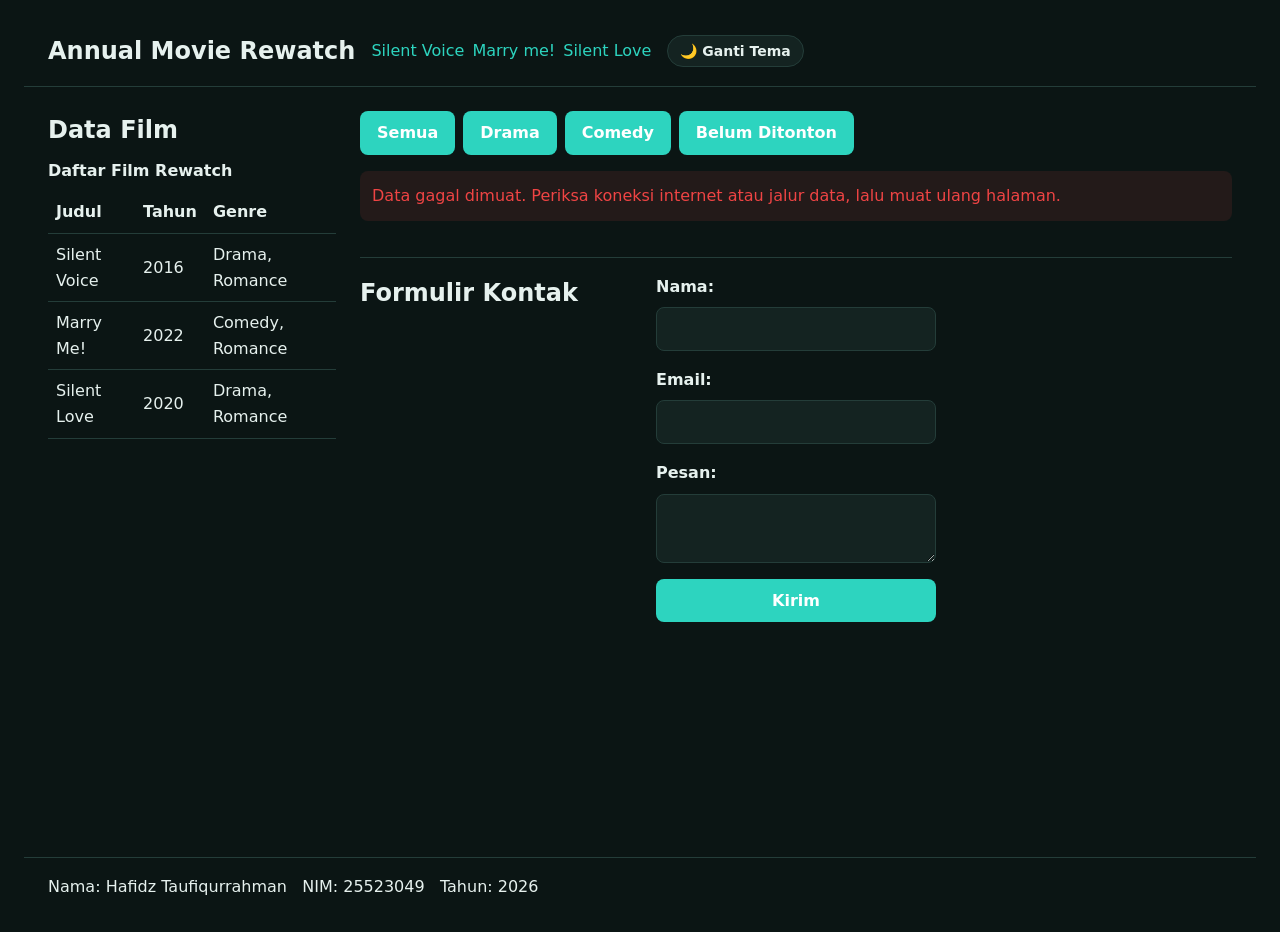
<file: Worksheet-p10/profil.html>
<!DOCTYPE html>
<html lang="id">

<head>
  <meta charset="UTF-8">
  <meta name="viewport" content="width=device-width, initial-scale=1.0">
  <title>Annual Movie Rewatch</title>
  <link rel="stylesheet" href="tokens.css">
  <link rel="stylesheet" href="base.css">
  <link rel="stylesheet" href="layout.css">
  <link rel="stylesheet" href="komponen.css">
  <link rel="stylesheet" href="tema.css">
  <link rel="stylesheet" href="responsif.css">
</head>

<body>
  <input type="checkbox" id="tema" class="pengalih-tema">
  <div class="page">

    <!-- Baris 1: Header / Navbar -->
    <header class="header">
      <nav class="navbar">
        <h1>Annual Movie Rewatch</h1>
        <ul class="nav-links">
          <li><a href="#silent-voice">Silent Voice</a></li>
          <li><a href="#marry-me">Marry me!</a></li>
          <li><a href="#silent-love">Silent Love</a></li>
        </ul>
        <label for="tema" class="tombol-tema">🌙 Ganti Tema</label>
      </nav>
    </header>

    <main class="isi">
      <aside class="sisi">
        <section class="section-sidebar">
          <h2>Data Film</h2>
          <table>
            <caption>Daftar Film Rewatch</caption>
            <thead>
              <tr>
                <th scope="col">Judul</th>
                <th scope="col">Tahun</th>
                <th scope="col">Genre</th>
              </tr>
            </thead>
            <tbody>
              <tr>
                <td>Silent Voice</td>
                <td>2016</td>
                <td>Drama, Romance</td>
              </tr>
              <tr>
                <td>Marry Me!</td>
                <td>2022</td>
                <td>Comedy, Romance</td>
              </tr>
              <tr>
                <td>Silent Love</td>
                <td>2020</td>
                <td>Drama, Romance</td>
              </tr>
            </tbody>
          </table>
        </section>
      </aside>

      <section class="utama">
        <!-- Baris Tombol Filter -->
        <div id="filter" style="display: flex; gap: var(--space-2); margin-bottom: var(--space-4);">
          <button type="button" data-genre="Semua" class="tombol-filter aktif">Semua</button>
          <button type="button" data-genre="Drama" class="tombol-filter">Drama</button>
          <button type="button" data-genre="Comedy" class="tombol-filter">Comedy</button>
          <button type="button" data-genre="Belum" class="tombol-filter">Belum Ditonton</button>
        </div>
        <p id="muat" hidden style="color: var(--color-primary); font-weight: 600; margin-bottom: var(--space-3);">
          Memuat data film...
        </p>
        <p id="pesan-jaringan" hidden style="color: #ef4444; background: rgba(239, 68, 68, 0.1); padding: var(--space-3); border-radius: var(--radius-md); margin-bottom: var(--space-3);">
        </p>
        <!-- Wadah Tunggal Galeri (Diisi dinamis oleh js/dom.js) -->
        <div class="galeri" id="daftar-film"></div>

        <!-- Pesan Keadaan Kosong bila Filter Tidak Menemukan Film -->
        <p id="pesan-kosong" hidden style="color: var(--color-border); font-style: italic; margin-top: var(--space-3);">
          Tidak ada film dalam kategori ini.
        </p>

        <!-- Formulir Kontak di bawah Galeri -->
        <section class="kontak">
          <h2>Formulir Kontak</h2>
          <form id="form-kontak" novalidate>
            <div class="form-kolom">
              <label for="name">Nama:</label>
              <input type="text" id="name" name="name" required>
              <span class="pesan-galat" id="error-name" style="display: none; color: red; font-size: 0.8rem;"></span>
            </div>
            <div class="form-kolom">
              <label for="email">Email:</label>
              <input type="email" id="email" name="email" required>
              <span class="pesan-galat" id="error-email" style="display: none; color: red; font-size: 0.8rem;"></span>
            </div>
            <div class="form-kolom">
              <label for="message">Pesan:</label>
              <textarea id="message" name="message" required></textarea>
              <span class="pesan-galat" id="error-message" style="display: none; color: red; font-size: 0.8rem;"></span>
            </div>
            <button type="submit" id="tombol-kirim" disabled>Kirim</button>
          </form>
        </section>
      </section> <!-- /utama -->

    </main>

    <footer class="kaki">
      <p>Nama: Hafidz Taufiqurrahman &nbsp; NIM: 25523049 &nbsp; Tahun: 2026</p>
    </footer>
  </div> 

  <!-- Penghubung Script Modular Sesuai Ketetapan P9 -->
  <script type="module" src="js/app.js"></script>
</body>
</html>
</file>
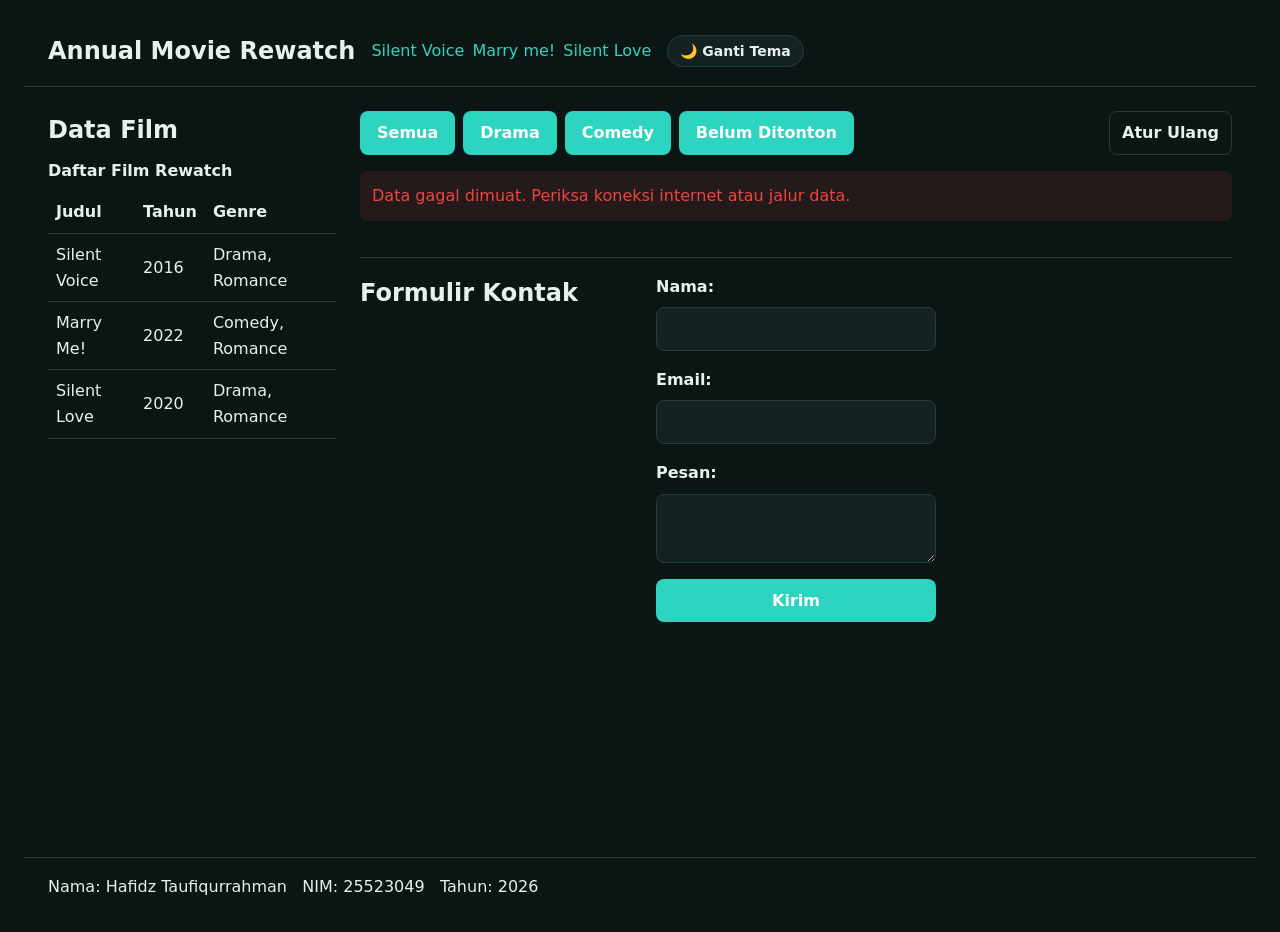
<file: Worksheet-p11/profil.html>
<!DOCTYPE html>
<html lang="id">

<head>
  <meta charset="UTF-8">
  <meta name="viewport" content="width=device-width, initial-scale=1.0">
  <title>Annual Movie Rewatch</title>
  <link rel="stylesheet" href="tokens.css">
  <link rel="stylesheet" href="base.css">
  <link rel="stylesheet" href="layout.css">
  <link rel="stylesheet" href="komponen.css">
  <link rel="stylesheet" href="tema.css">
  <link rel="stylesheet" href="responsif.css">
</head>

<body>
  <input type="checkbox" id="tema" class="pengalih-tema">
  <div class="page">

    <!-- Baris 1: Header / Navbar -->
    <header class="header">
      <nav class="navbar">
        <h1>Annual Movie Rewatch</h1>
        <ul class="nav-links">
          <li><a href="#silent-voice">Silent Voice</a></li>
          <li><a href="#marry-me">Marry me!</a></li>
          <li><a href="#silent-love">Silent Love</a></li>
        </ul>
        <label for="tema" class="tombol-tema">🌙 Ganti Tema</label>
      </nav>
    </header>

    <main class="isi">
      <aside class="sisi">
        <section class="section-sidebar">
          <h2>Data Film</h2>
          <table>
            <caption>Daftar Film Rewatch</caption>
            <thead>
              <tr>
                <th scope="col">Judul</th>
                <th scope="col">Tahun</th>
                <th scope="col">Genre</th>
              </tr>
            </thead>
            <tbody>
              <tr>
                <td>Silent Voice</td>
                <td>2016</td>
                <td>Drama, Romance</td>
              </tr>
              <tr>
                <td>Marry Me!</td>
                <td>2022</td>
                <td>Comedy, Romance</td>
              </tr>
              <tr>
                <td>Silent Love</td>
                <td>2020</td>
                <td>Drama, Romance</td>
              </tr>
            </tbody>
          </table>
        </section>
      </aside>

      <section class="utama">
        <!-- Baris Tombol Filter & Kontrol Penyimpanan -->
        <div id="filter-wrapper" style="display: flex; justify-content: space-between; align-items: center; margin-bottom: var(--space-4); flex-wrap: wrap; gap: var(--space-2);">
          <div id="filter" style="display: flex; gap: var(--space-2); flex-wrap: wrap;">
            <button type="button" data-genre="Semua" class="tombol-filter aktif">Semua</button>
            <button type="button" data-genre="Drama" class="tombol-filter">Drama</button>
            <button type="button" data-genre="Comedy" class="tombol-filter">Comedy</button>
            <button type="button" data-genre="Belum" class="tombol-filter">Belum Ditonton</button>
          </div>
          <button type="button" id="atur-ulang" style="background: transparent; border: 1px solid var(--color-border); color: var(--color-fg); padding: var(--space-2) var(--space-3); border-radius: var(--radius-md); cursor: pointer;">Atur Ulang</button>
        </div>
        <p id="muat" hidden style="color: var(--color-primary); font-weight: 600; margin-bottom: var(--space-3);">
          Memuat data film...
        </p>
        <p id="pesan-jaringan" hidden style="color: #ef4444; background: rgba(239, 68, 68, 0.1); padding: var(--space-3); border-radius: var(--radius-md); margin-bottom: var(--space-3);">
        </p>
        <!-- Wadah Tunggal Galeri (Diisi dinamis oleh js/dom.js) -->
        <div class="galeri" id="daftar-film"></div>

        <!-- Pesan Keadaan Kosong bila Filter Tidak Menemukan Film -->
        <p id="pesan-kosong" hidden style="color: var(--color-border); font-style: italic; margin-top: var(--space-3);">
          Tidak ada film dalam kategori ini.
        </p>

        <!-- Formulir Kontak di bawah Galeri -->
        <section class="kontak">
          <h2>Formulir Kontak</h2>
          <form id="form-kontak" novalidate>
            <div class="form-kolom">
              <label for="name">Nama:</label>
              <input type="text" id="name" name="name" required>
              <span class="pesan-galat" id="error-name" style="display: none; color: red; font-size: 0.8rem;"></span>
            </div>
            <div class="form-kolom">
              <label for="email">Email:</label>
              <input type="email" id="email" name="email" required>
              <span class="pesan-galat" id="error-email" style="display: none; color: red; font-size: 0.8rem;"></span>
            </div>
            <div class="form-kolom">
              <label for="message">Pesan:</label>
              <textarea id="message" name="message" required></textarea>
              <span class="pesan-galat" id="error-message" style="display: none; color: red; font-size: 0.8rem;"></span>
            </div>
            <button type="submit" id="tombol-kirim" disabled>Kirim</button>
          </form>
        </section>
      </section> <!-- /utama -->

    </main>

    <footer class="kaki">
      <p>Nama: Hafidz Taufiqurrahman &nbsp; NIM: 25523049 &nbsp; Tahun: 2026</p>
    </footer>
  </div> 

  <!-- Penghubung Script Modular Sesuai Ketetapan P9 -->
  <script type="module" src="js/app.js"></script>
</body>
</html>
</file>
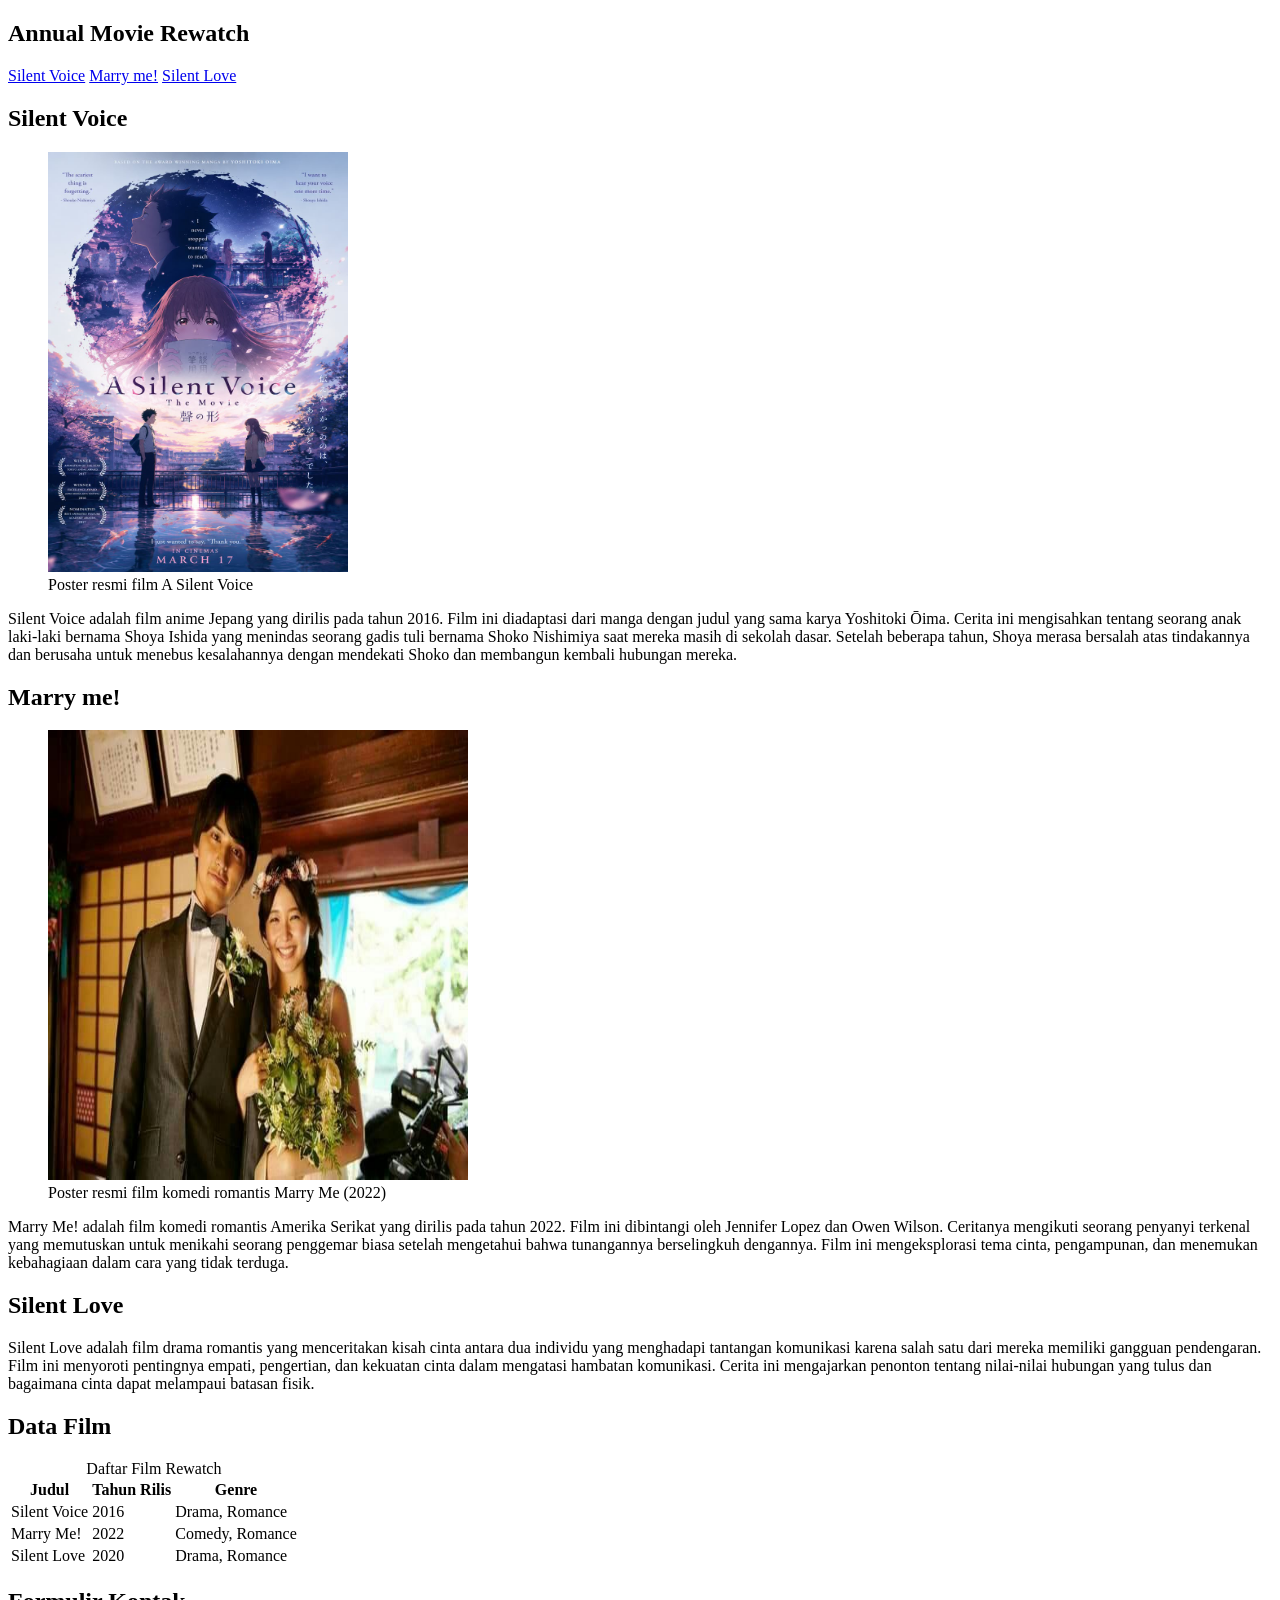
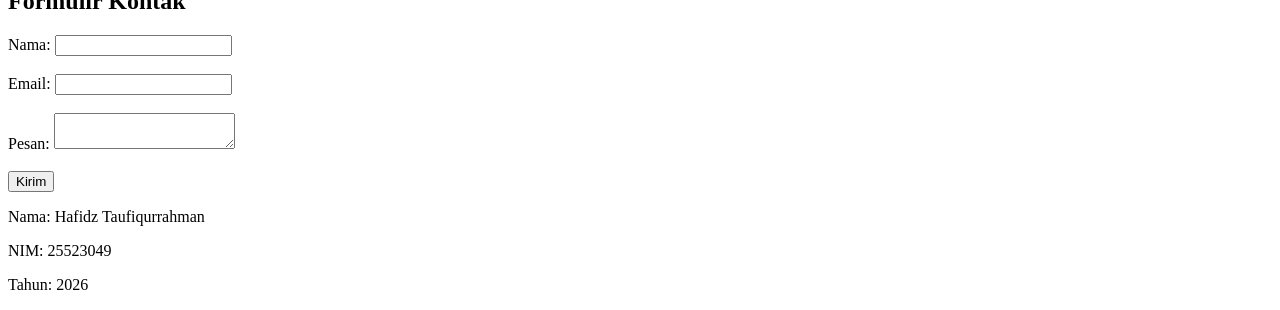
<file: Worksheet-p3/profil.html>
<!DOCTYPE html>
<!--
  KERANGKA AWAL — Halaman Profil Saya
  PABW 2026/2027 · Pertemuan 3

  Cara pakai:
  1. Salin berkas ini, ganti nama menjadi profil.html
  2. Ganti setiap tulisan TODO dengan isi milik Anda SENDIRI
  3. Simpan, lalu buka di peramban (F5 untuk memuat ulang)
  4. Kerjakan berurutan mengikuti Lembar B, C, D, dan E pada worksheet

  Jangan menghapus komentar TODO sebelum bagian itu Anda kerjakan —
  komentar itu adalah daftar periksa Anda sendiri.
-->
<html>
<head>
  <title>Annual Movie Rewatch</title>
       <meta charset="UTF-8">
       <meta name="viewport" content="width=device-width, initial-scale=1.0">
       <html lang="id">

</head>
<body>
<nav>
     <h1>Annual Movie Rewatch</h1>
     <a href="#section1">Silent Voice</a>
     <a href="#section2">Marry me!</a>
     <a href="#section3">Silent Love</a>
</nav>
<main>
     
    <section id="section1">
      <h2>Silent Voice</h2>
         <figure>
            <img src="A SILENT VOICE.jpg" 
                alt="Poster film anime Silent Voice yang menampilkan karakter Shoya Ishida dan Shoko Nishimiya" 
                width="300" height="420" loading="lazy">
            <figcaption>Poster resmi film A Silent Voice</figcaption>
          </figure>
      <p>Silent Voice adalah film anime Jepang yang dirilis pada tahun 2016. Film ini diadaptasi dari manga dengan judul yang sama karya Yoshitoki Ōima. Cerita ini mengisahkan tentang seorang anak laki-laki bernama Shoya Ishida yang menindas seorang gadis tuli bernama Shoko Nishimiya saat mereka masih di sekolah dasar. Setelah beberapa tahun, Shoya merasa bersalah atas tindakannya dan berusaha untuk menebus kesalahannya dengan mendekati Shoko dan membangun kembali hubungan mereka.</p>
    </section>
    <section id="section2">
      <h2>Marry me!</h2>
          <figure>
            <img src="Marry Me!.jpg" 
               alt="Poster drama Jepang Marry Me yang menampilkan karakter Shin Akiyasu dan Himari Sawamoto tersenyum saling berdekatan mengenakan pakaian pengantin kasual" 
               width="420" height="450" loading="lazy">
           <figcaption>Poster resmi film komedi romantis Marry Me (2022)</figcaption>
          </figure>
      <p>Marry Me! adalah film komedi romantis Amerika Serikat yang dirilis pada tahun 2022. Film ini dibintangi oleh Jennifer Lopez dan Owen Wilson. Ceritanya mengikuti seorang penyanyi terkenal yang memutuskan untuk menikahi seorang penggemar biasa setelah mengetahui bahwa tunangannya berselingkuh dengannya. Film ini mengeksplorasi tema cinta, pengampunan, dan menemukan kebahagiaan dalam cara yang tidak terduga.</p>
    </section>

    <section id="section3">
      <h2>Silent Love</h2>
      <p>Silent Love adalah film drama romantis yang menceritakan kisah cinta antara dua individu yang menghadapi tantangan komunikasi karena salah satu dari mereka memiliki gangguan pendengaran. Film ini menyoroti pentingnya empati, pengertian, dan kekuatan cinta dalam mengatasi hambatan komunikasi. Cerita ini mengajarkan penonton tentang nilai-nilai hubungan yang tulus dan bagaimana cinta dapat melampaui batasan fisik.</p>
    </section>
</main>
     <section id="section1">
      <h2>Data Film</h2>
      <table>
        <caption>Daftar Film Rewatch</caption>
        <thead>
          <tr>
            <th scope="col">Judul</th>
            <th scope="col">Tahun Rilis</th>
            <th scope="col">Genre</th>
          </tr>
        </thead>
        <tbody>
          <tr>
            <td>Silent Voice</td>
            <td>2016</td>
            <td>Drama, Romance</td>
          </tr>
          <tr>
            <td>Marry Me!</td>
            <td>2022</td>
            <td>Comedy, Romance</td>
          </tr>
          <tr>
            <td>Silent Love</td>
            <td>2020</td>
            <td>Drama, Romance</td>
          </tr>
        </tbody>
      </table>
    </section>
<section id="section2">
      <h2>Formulir Kontak</h2>
      <form>
        <label for="name">Nama:</label>
        <input type="text" id="name" name="name" required><br><br>

        <label for="email">Email:</label>
        <input type="email" id="email" name="email" required><br><br>

        <label for="message">Pesan:</label>
        <textarea id="message" name="message" required></textarea><br><br>

        <input type="submit" value="Kirim">
      </form>
    </section>
<footer>
    <p>Nama: Hafidz Taufiqurrahman</p>
    <p>NIM: 25523049</p>
    <p>Tahun: 2026</p>
  </footer>
</body>
</html>
</file>
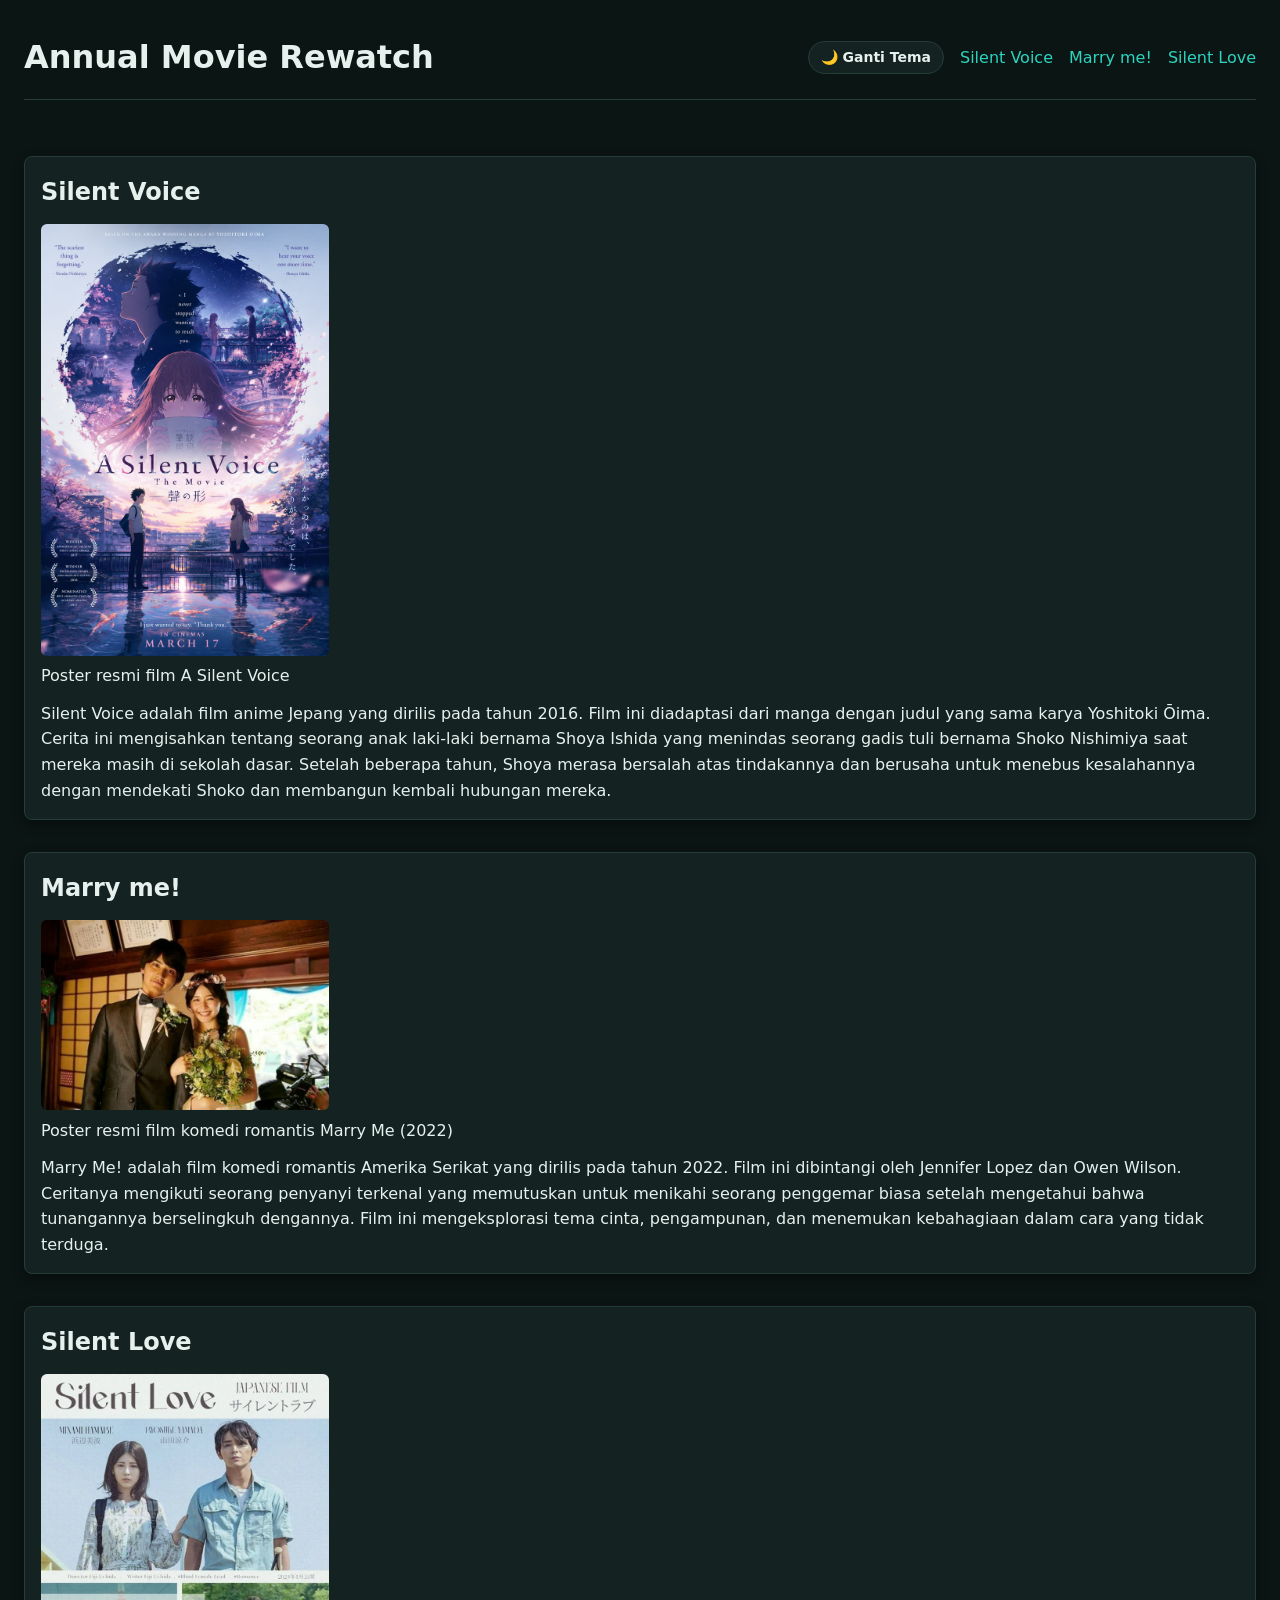
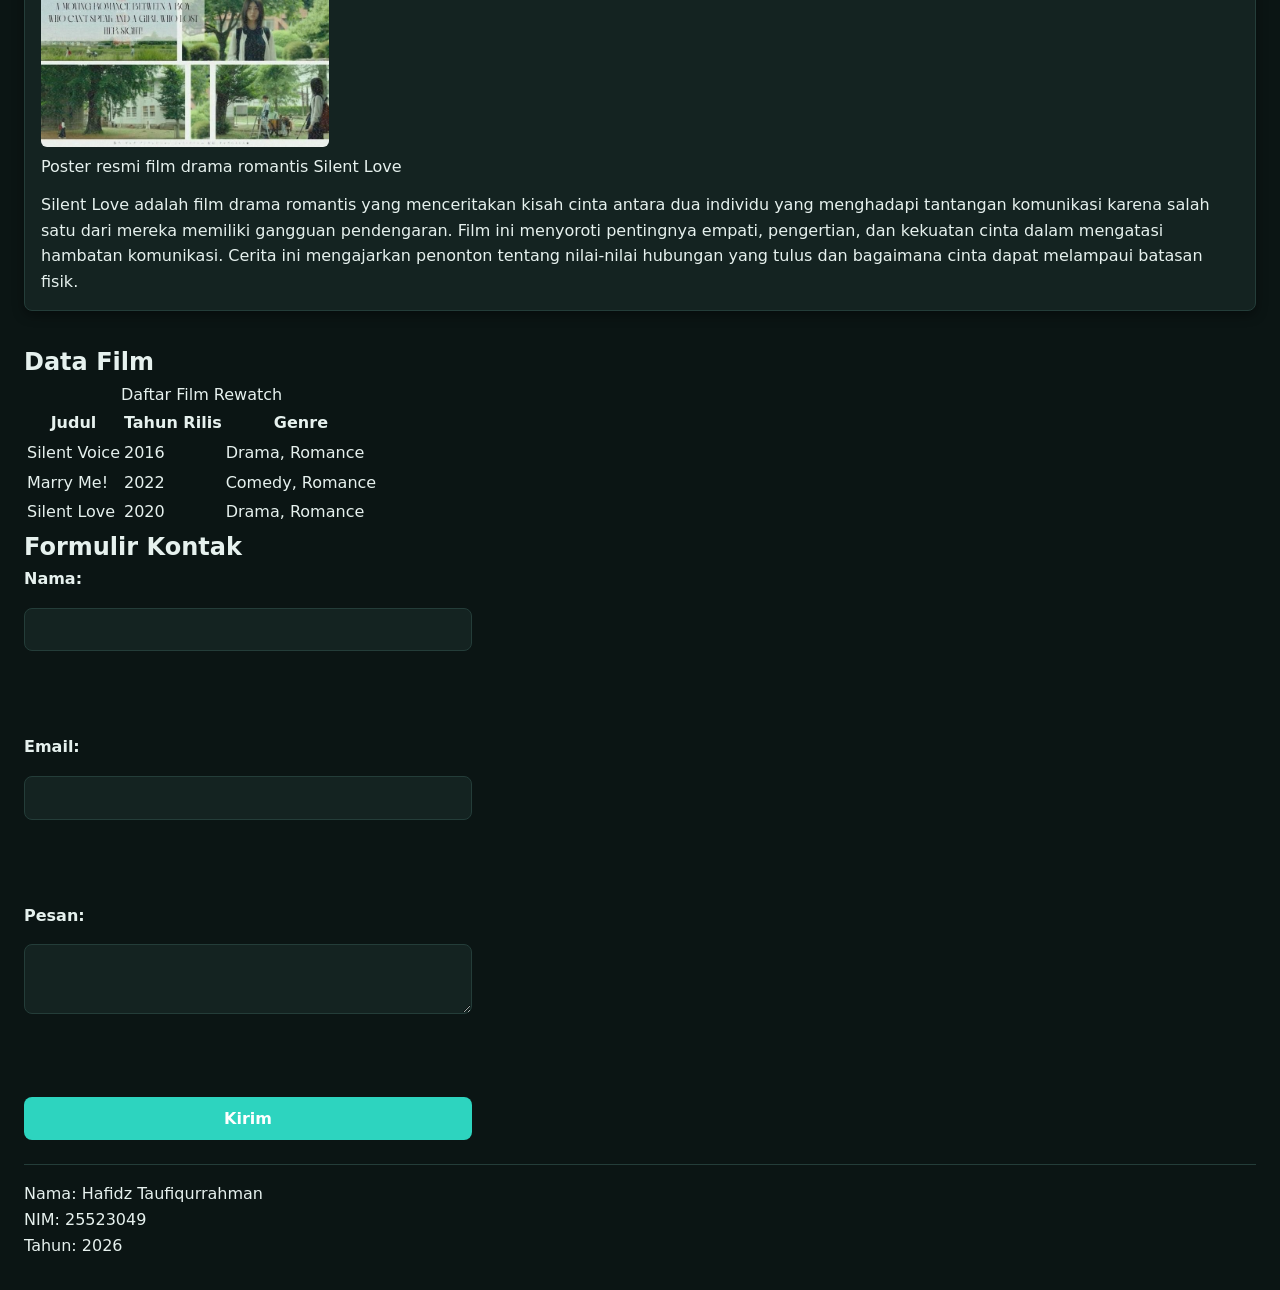
<file: Worksheet-p4/profil.html>
<!DOCTYPE html>
<!--
  KERANGKA AWAL — Halaman Profil Saya
  PABW 2026/2027 · Pertemuan 3

  Cara pakai:
  1. Salin berkas ini, ganti nama menjadi profil.html
  2. Ganti setiap tulisan TODO dengan isi milik Anda SENDIRI
  3. Simpan, lalu buka di peramban (F5 untuk memuat ulang)
  4. Kerjakan berurutan mengikuti Lembar B, C, D, dan E pada worksheet

  Jangan menghapus komentar TODO sebelum bagian itu Anda kerjakan —
  komentar itu adalah daftar periksa Anda sendiri.
-->
<html>
<head>
  <title>Annual Movie Rewatch</title>
       <meta charset="UTF-8">
       <meta name="viewport" content="width=device-width, initial-scale=1.0">
       <html lang="id">
       <link rel="stylesheet" href="tokens.css">
        <link rel="stylesheet" href="base.css">
        <link rel="stylesheet" href="layout.css">
        <link rel="stylesheet" href="komponen.css">
        <link rel="stylesheet" href="tema.css">

</head>
<body>
  <input type="checkbox" id="tema" class="pengalih-tema">
<header>
  <h1>Annual Movie Rewatch</h1>

  <div class="header-kanan">
    <label for="tema" class="tombol-tema">🌙 Ganti Tema</label>
    <nav>
      <ul>
        <li><a href="#silent-voice">Silent Voice</a></li>
        <li><a href="#marry-me">Marry me!</a></li>
        <li><a href="#silent-love">Silent Love</a></li>
      </ul>
    </nav>
  </div>
</header>
<main>
     
    <section id="section1">
        <div class="katalog">
        <article class="kartu" id="silent-voice">
      <h2>Silent Voice</h2>
         <figure>
            <img src="/Worksheet-p3/A SILENT VOICE.jpg" 
                alt="Poster film anime Silent Voice yang menampilkan karakter Shoya Ishida dan Shoko Nishimiya" 
                width="300" height="420" loading="lazy">
            <figcaption>Poster resmi film A Silent Voice</figcaption>
          </figure>
      <p>Silent Voice adalah film anime Jepang yang dirilis pada tahun 2016. Film ini diadaptasi dari manga dengan judul yang sama karya Yoshitoki Ōima. Cerita ini mengisahkan tentang seorang anak laki-laki bernama Shoya Ishida yang menindas seorang gadis tuli bernama Shoko Nishimiya saat mereka masih di sekolah dasar. Setelah beberapa tahun, Shoya merasa bersalah atas tindakannya dan berusaha untuk menebus kesalahannya dengan mendekati Shoko dan membangun kembali hubungan mereka.</p>
    </article>
    </div>
    </section>
    <section id="section2">
        <div class="katalog">
        <article class="kartu" id="marry-me">
      <h2>Marry me!</h2>
          <figure>
            <img src="/Worksheet-p3/Marry Me!.jpg" 
               alt="Poster drama Jepang Marry Me yang menampilkan karakter Shin Akiyasu dan Himari Sawamoto tersenyum saling berdekatan mengenakan pakaian pengantin kasual" 
               width="420" height="450" loading="lazy">
           <figcaption>Poster resmi film komedi romantis Marry Me (2022)</figcaption>
          </figure>
      <p>Marry Me! adalah film komedi romantis Amerika Serikat yang dirilis pada tahun 2022. Film ini dibintangi oleh Jennifer Lopez dan Owen Wilson. Ceritanya mengikuti seorang penyanyi terkenal yang memutuskan untuk menikahi seorang penggemar biasa setelah mengetahui bahwa tunangannya berselingkuh dengannya. Film ini mengeksplorasi tema cinta, pengampunan, dan menemukan kebahagiaan dalam cara yang tidak terduga.</p>
    </article>
    </div>
    </section>
    <section id="section3">
    <div class="katalog">
      <article class="kartu" id="silent-love">
        <h2>Silent Love</h2>
        <figure>
          <img src="/Worksheet-p3/Silent Love.jpg" 
               alt="Poster film drama romantis Silent Love yang menampilkan dua karakter utama saling berhadapan" 
               width="420" height="450" loading="lazy">
          <figcaption>Poster resmi film drama romantis Silent Love</figcaption>
        </figure>
        <p>Silent Love adalah film drama romantis yang menceritakan kisah cinta antara dua individu yang menghadapi tantangan komunikasi karena salah satu dari mereka memiliki gangguan pendengaran. Film ini menyoroti pentingnya empati, pengertian, dan kekuatan cinta dalam mengatasi hambatan komunikasi. Cerita ini mengajarkan penonton tentang nilai-nilai hubungan yang tulus dan bagaimana cinta dapat melampaui batasan fisik.</p>
      </article>
    </div>
    </section>
</main>
     <section id="section1">
      <h2>Data Film</h2>
      <table>
        <caption>Daftar Film Rewatch</caption>
        <thead>
          <tr>
            <th scope="col">Judul</th>
            <th scope="col">Tahun Rilis</th>
            <th scope="col">Genre</th>
          </tr>
        </thead>
        <tbody>
          <tr>
            <td>Silent Voice</td>
            <td>2016</td>
            <td>Drama, Romance</td>
          </tr>
          <tr>
            <td>Marry Me!</td>
            <td>2022</td>
            <td>Comedy, Romance</td>
          </tr>
          <tr>
            <td>Silent Love</td>
            <td>2020</td>
            <td>Drama, Romance</td>
          </tr>
        </tbody>
      </table>
    </section>
<section id="section2">
      <h2>Formulir Kontak</h2>
      <form>
        <label for="name">Nama:</label>
        <input type="text" id="name" name="name" required><br><br>

        <label for="email">Email:</label>
        <input type="email" id="email" name="email" required><br><br>

        <label for="message">Pesan:</label>
        <textarea id="message" name="message" required></textarea><br><br>

        <input type="submit" value="Kirim">
      </form>
    </section>
</div>
<footer>
    <p>Nama: Hafidz Taufiqurrahman</p>
    <p>NIM: 25523049</p>
    <p>Tahun: 2026</p>
  </footer>
</body>
</html>
</file>
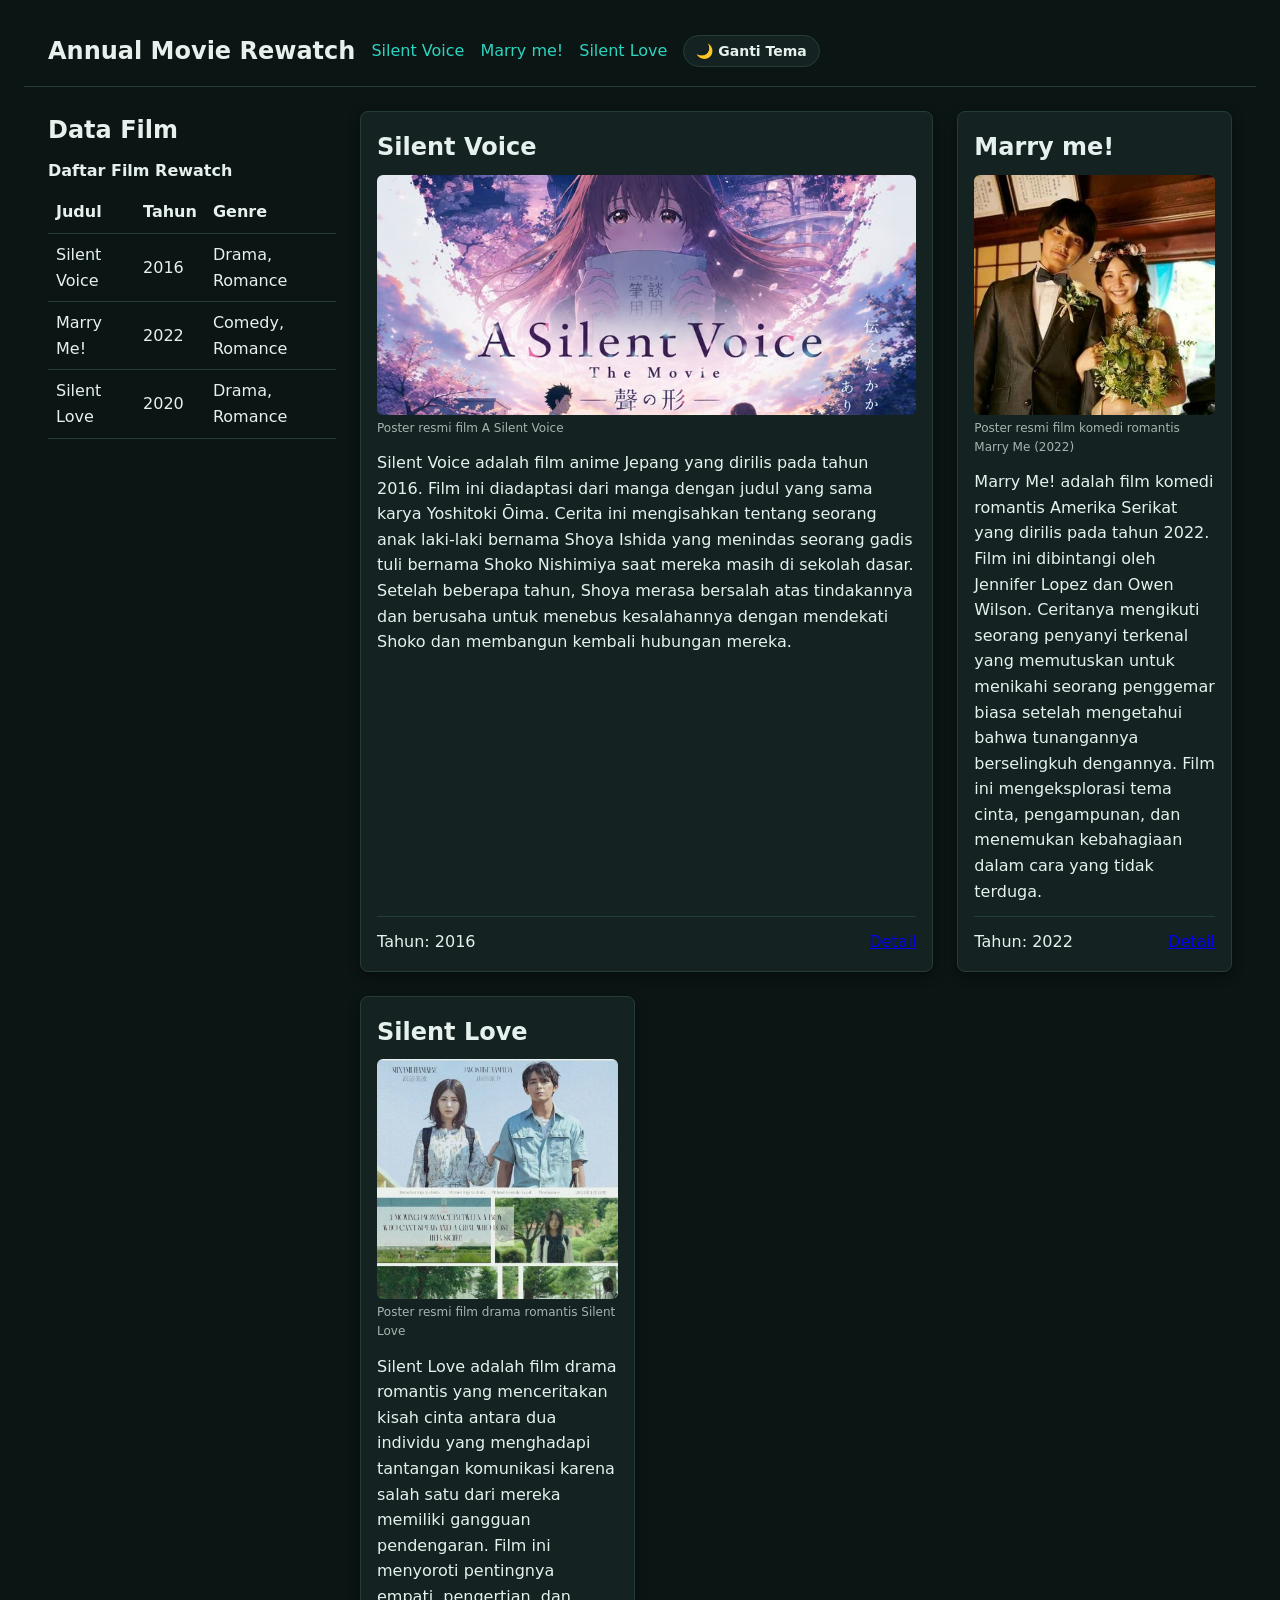
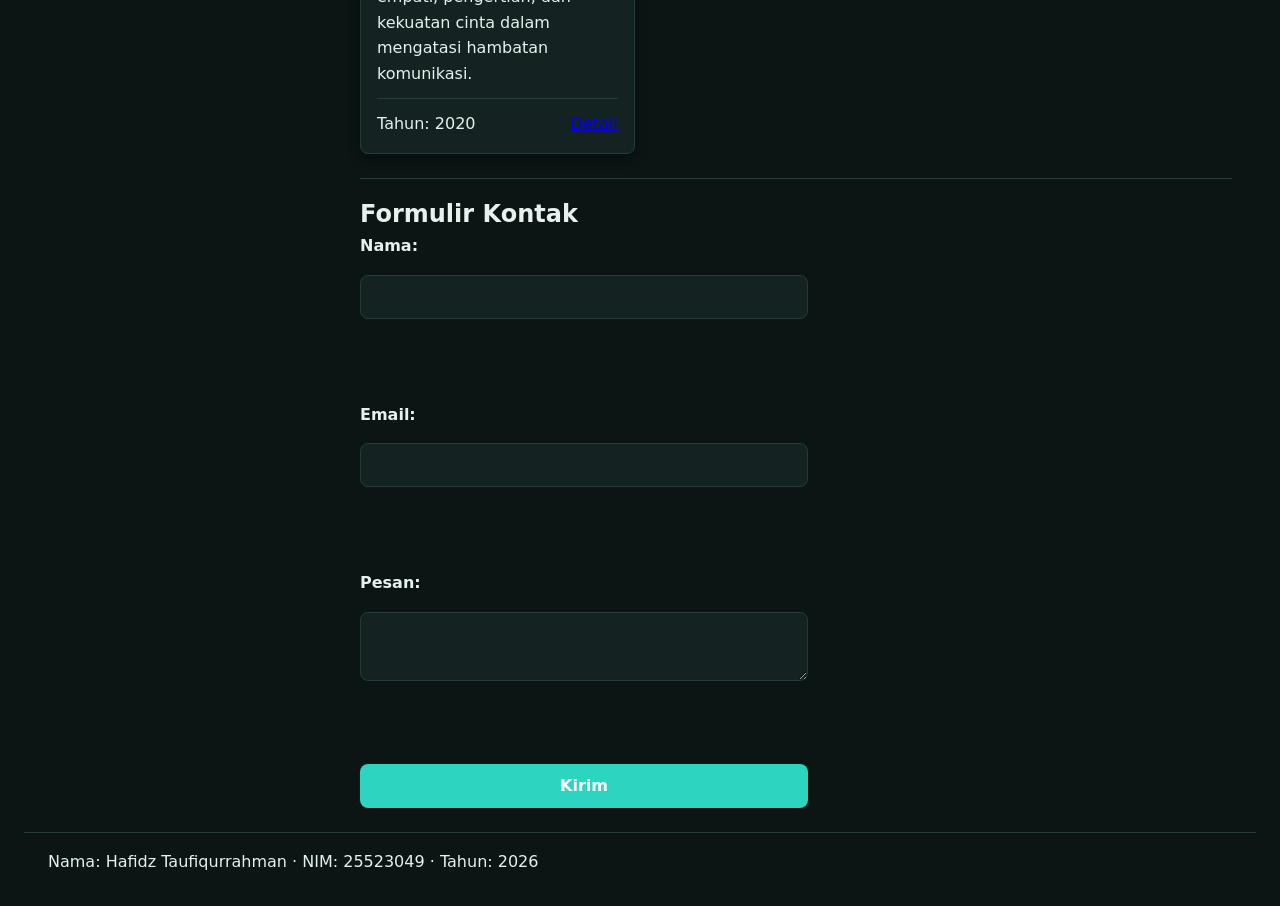
<file: Worksheet-p5/profil.html>
<!DOCTYPE html>
<html lang="id">

<head>
  <meta charset="UTF-8">
  <meta name="viewport" content="width=device-width, initial-scale=1.0">
  <title>Annual Movie Rewatch</title>
  <link rel="stylesheet" href="tokens.css">
  <link rel="stylesheet" href="base.css">
  <link rel="stylesheet" href="layout.css">
  <link rel="stylesheet" href="komponen.css">
  <link rel="stylesheet" href="tema.css">
</head>

<body>
  <input type="checkbox" id="tema" class="pengalih-tema">
  <div class="page">

    <!-- Baris 1: Header / Navbar -->
    <header class="header">
      <nav class="navbar">
        <h1>Annual Movie Rewatch</h1>
        <ul class="nav-links">
          <li><a href="#silent-voice">Silent Voice</a></li>
          <li><a href="#marry-me">Marry me!</a></li>
          <li><a href="#silent-love">Silent Love</a></li>
        </ul>
        <label for="tema" class="tombol-tema">🌙 Ganti Tema</label>
      </nav>
    </header>

    <main class="isi">
      <aside class="sisi">
        <section class="section-sidebar">
          <h2>Data Film</h2>
          <table>
            <caption>Daftar Film Rewatch</caption>
            <thead>
              <tr>
                <th scope="col">Judul</th>
                <th scope="col">Tahun</th>
                <th scope="col">Genre</th>
              </tr>
            </thead>
            <tbody>
              <tr>
                <td>Silent Voice</td>
                <td>2016</td>
                <td>Drama, Romance</td>
              </tr>
              <tr>
                <td>Marry Me!</td>
                <td>2022</td>
                <td>Comedy, Romance</td>
              </tr>
              <tr>
                <td>Silent Love</td>
                <td>2020</td>
                <td>Drama, Romance</td>
              </tr>
            </tbody>
          </table>
        </section>
      </aside>

      <section class="utama">
        <!-- Galeri Kartu (C.1 & C.2) -->
        <div class="galeri">
          <!-- Kartu 1 (diberi class sorotan untuk Lembar D.1 span 2) -->
          <article class="kartu sorotan" id="silent-voice">
            <div class="kartu__isi">
              <h2 class="kartu__judul">Silent Voice</h2>
              <figure>
                <img src="/Worksheet-p3/A SILENT VOICE.jpg" alt="Poster film anime Silent Voice" width="300"
                  height="420" loading="lazy">
                <figcaption>Poster resmi film A Silent Voice</figcaption>
              </figure>
              <p>Silent Voice adalah film anime Jepang yang dirilis pada tahun 2016. Film ini diadaptasi dari manga
                dengan judul yang sama karya Yoshitoki Ōima. Cerita ini mengisahkan tentang seorang anak laki-laki
                bernama Shoya Ishida yang menindas seorang gadis tuli bernama Shoko Nishimiya saat mereka masih di
                sekolah dasar. Setelah beberapa tahun, Shoya merasa bersalah atas tindakannya dan berusaha untuk menebus
                kesalahannya dengan mendekati Shoko dan membangun kembali hubungan mereka.</p>
            </div>
            <div class="kartu__kaki">
              <span>Tahun: 2016</span>
              <a href="#silent-voice" class="tombol-detail">Detail</a>
            </div>
          </article>

          <!-- Kartu 2 -->
          <article class="kartu" id="marry-me">
            <div class="kartu__isi">
              <h2 class="kartu__judul">Marry me!</h2>
              <figure>
                <img src="/Worksheet-p3/Marry Me!.jpg" alt="Poster film komedi romantis Marry Me" width="420"
                  height="450" loading="lazy">
                <figcaption>Poster resmi film komedi romantis Marry Me (2022)</figcaption>
              </figure>
              <p>Marry Me! adalah film komedi romantis Amerika Serikat yang dirilis pada tahun 2022. Film ini dibintangi
                oleh Jennifer Lopez dan Owen Wilson. Ceritanya mengikuti seorang penyanyi terkenal yang memutuskan untuk
                menikahi seorang penggemar biasa setelah mengetahui bahwa tunangannya berselingkuh dengannya. Film ini
                mengeksplorasi tema cinta, pengampunan, dan menemukan kebahagiaan dalam cara yang tidak terduga.</p>
            </div>
            <div class="kartu__kaki">
              <span>Tahun: 2022</span>
              <a href="#marry-me" class="tombol-detail">Detail</a>
            </div>
          </article>

          <!-- Kartu 3 -->
          <article class="kartu" id="silent-love">
            <div class="kartu__isi">
              <h2 class="kartu__judul">Silent Love</h2>
              <figure>
                <img src="/Worksheet-p3/Silent Love.jpg" alt="Poster film drama romantis Silent Love" width="420"
                  height="450" loading="lazy">
                <figcaption>Poster resmi film drama romantis Silent Love</figcaption>
              </figure>
              <p>Silent Love adalah film drama romantis yang menceritakan kisah cinta antara dua individu yang
                menghadapi tantangan komunikasi karena salah satu dari mereka memiliki gangguan pendengaran. Film ini
                menyoroti pentingnya empati, pengertian, dan kekuatan cinta dalam mengatasi hambatan komunikasi.</p>
            </div>
            <div class="kartu__kaki">
              <span>Tahun: 2020</span>
              <a href="#silent-love" class="tombol-detail">Detail</a>
            </div>
          </article>

        </div> <!-- /galeri -->

        <!-- Formulir Kontak di bawah Galeri -->
        <section class="kontak">
          <h2>Formulir Kontak</h2>
          <form>
            <label for="name">Nama:</label>
            <input type="text" id="name" name="name" required><br><br>

            <label for="email">Email:</label>
            <input type="email" id="email" name="email" required><br><br>

            <label for="message">Pesan:</label>
            <textarea id="message" name="message" required></textarea><br><br>

            <input type="submit" value="Kirim">
          </form>
        </section>

      </section> <!-- /utama -->

    </main>

    <!-- Baris 3: Kaki halaman -->
    <footer class="kaki">
      <p>Nama: Hafidz Taufiqurrahman · NIM: 25523049 · Tahun: 2026</p>
    </footer>

  </div> <!-- /page -->
</body>

</html>
</file>
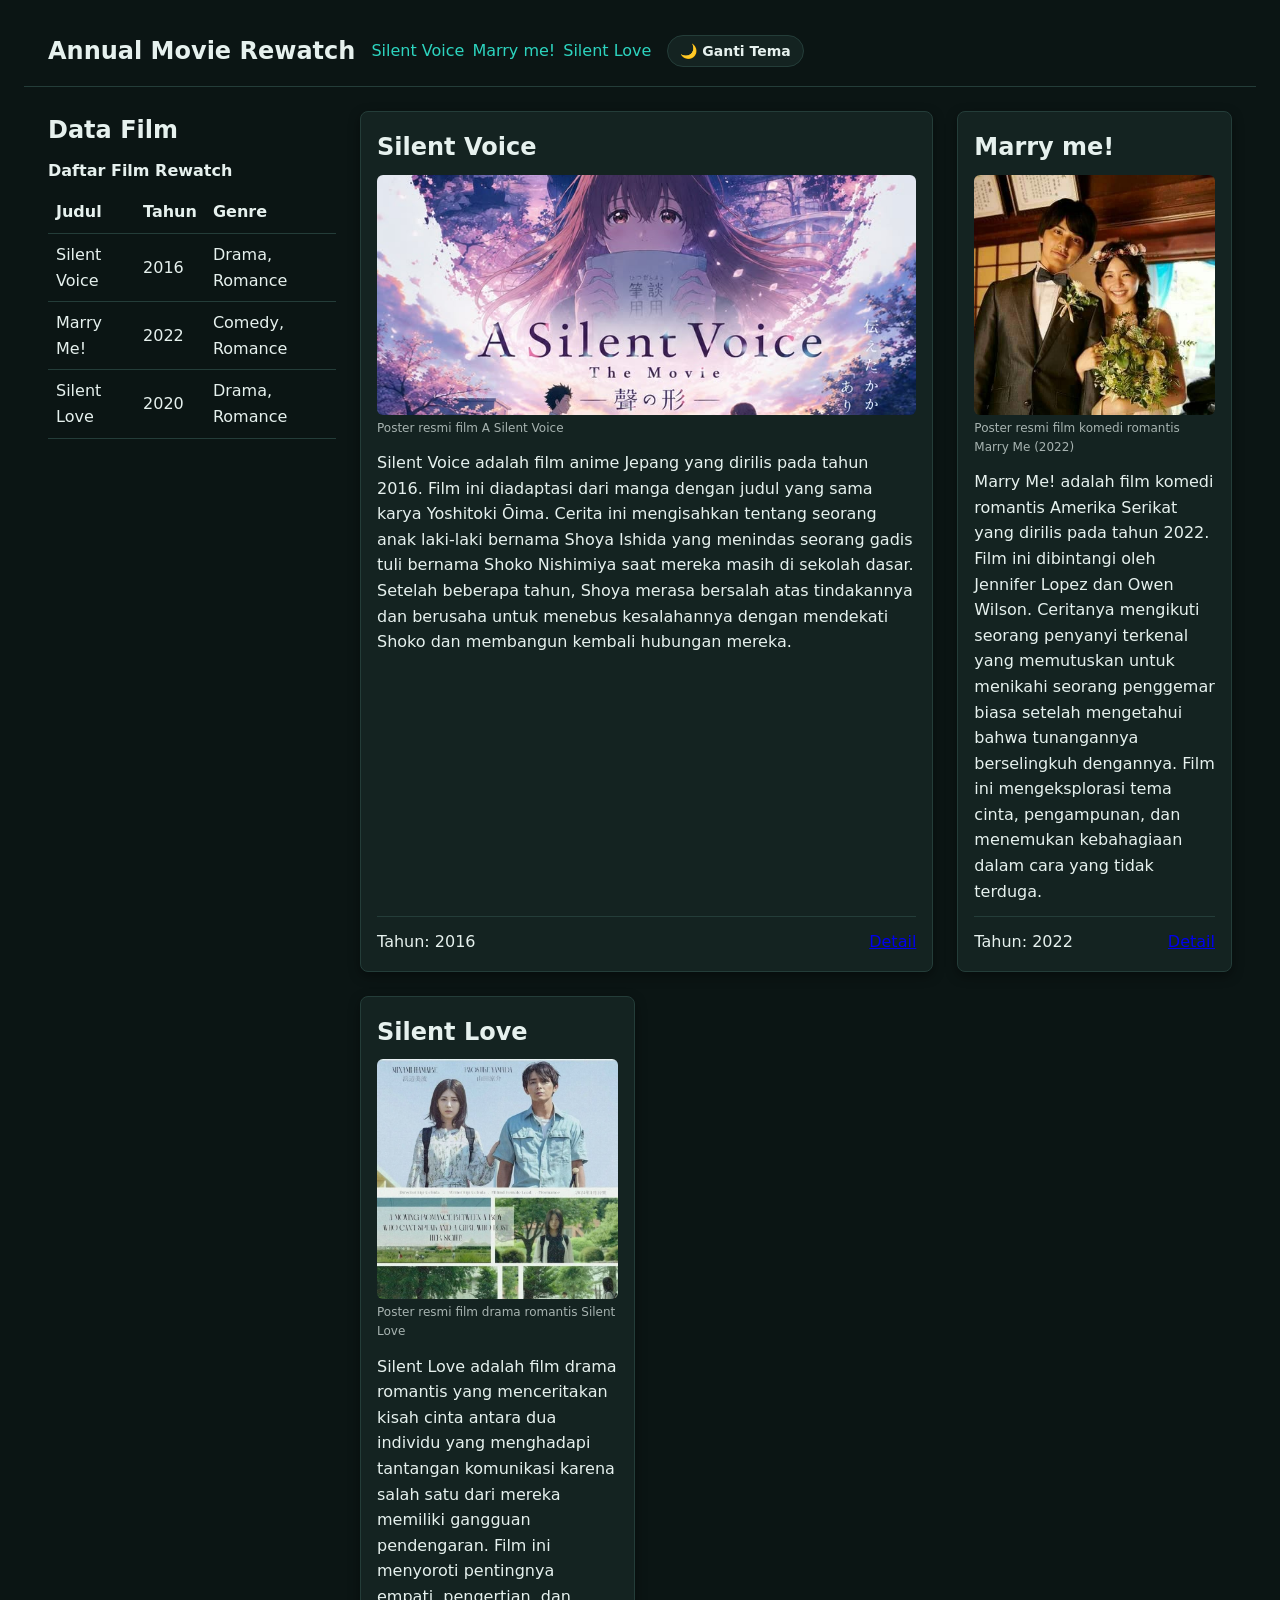
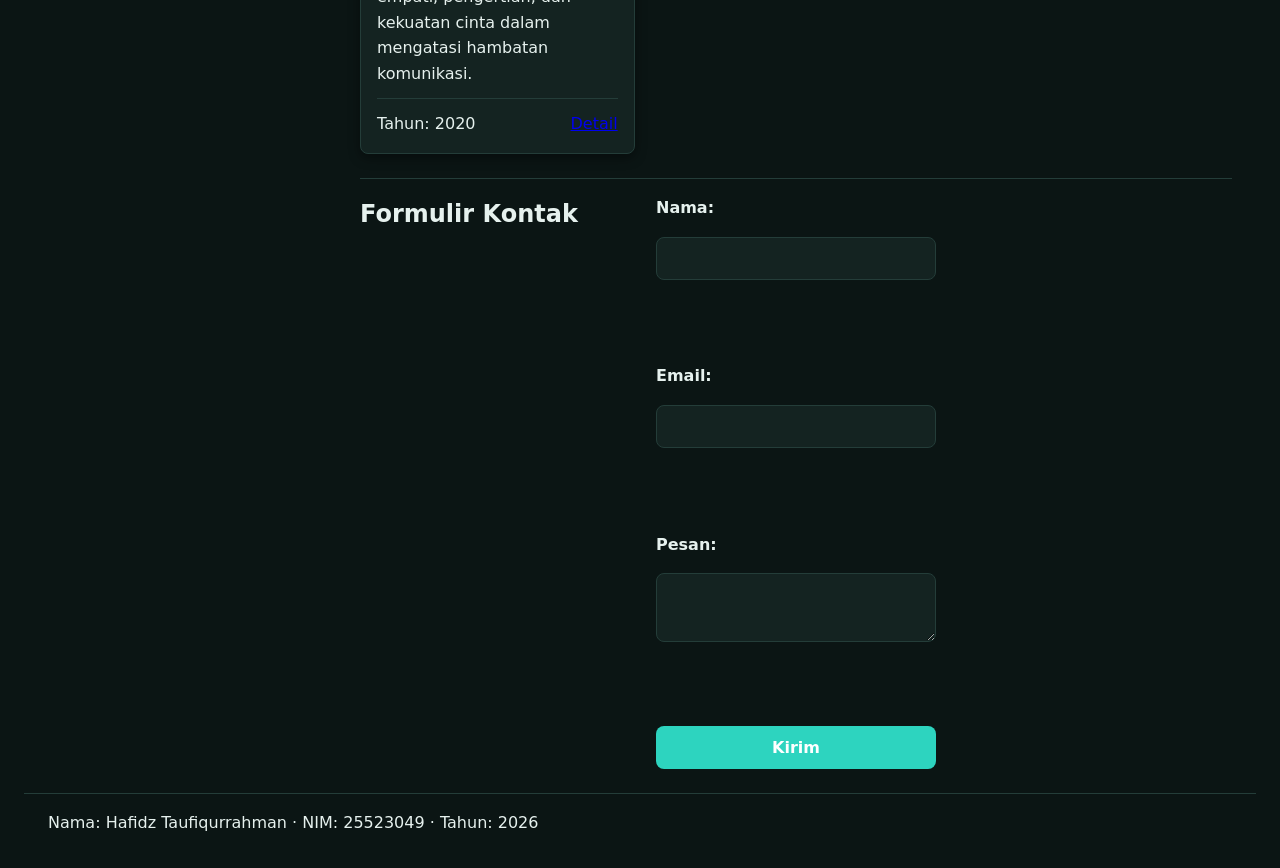
<file: Worksheet-p6/profil.html>
<!DOCTYPE html>
<html lang="id">

<head>
  <meta charset="UTF-8">
  <meta name="viewport" content="width=device-width, initial-scale=1.0">
  <title>Annual Movie Rewatch</title>
  <link rel="stylesheet" href="tokens.css">
  <link rel="stylesheet" href="base.css">
  <link rel="stylesheet" href="layout.css">
  <link rel="stylesheet" href="komponen.css">
  <link rel="stylesheet" href="tema.css">
  <link rel="stylesheet" href="responsif.css">
</head>

<body>
  <input type="checkbox" id="tema" class="pengalih-tema">
  <div class="page">

    <!-- Baris 1: Header / Navbar -->
    <header class="header">
      <nav class="navbar">
        <h1>Annual Movie Rewatch</h1>
        <ul class="nav-links">
          <li><a href="#silent-voice">Silent Voice</a></li>
          <li><a href="#marry-me">Marry me!</a></li>
          <li><a href="#silent-love">Silent Love</a></li>
        </ul>
        <label for="tema" class="tombol-tema">🌙 Ganti Tema</label>
      </nav>
    </header>

    <main class="isi">
      <aside class="sisi">
        <section class="section-sidebar">
          <h2>Data Film</h2>
          <table>
            <caption>Daftar Film Rewatch</caption>
            <thead>
              <tr>
                <th scope="col">Judul</th>
                <th scope="col">Tahun</th>
                <th scope="col">Genre</th>
              </tr>
            </thead>
            <tbody>
              <tr>
                <td>Silent Voice</td>
                <td>2016</td>
                <td>Drama, Romance</td>
              </tr>
              <tr>
                <td>Marry Me!</td>
                <td>2022</td>
                <td>Comedy, Romance</td>
              </tr>
              <tr>
                <td>Silent Love</td>
                <td>2020</td>
                <td>Drama, Romance</td>
              </tr>
            </tbody>
          </table>
        </section>
      </aside>
      <section class="utama">
        <div class="galeri">
        
          <article class="kartu sorotan" id="silent-voice">
            <div class="kartu__isi">
              <h2 class="kartu__judul">Silent Voice</h2>
              <figure>
                <img src="/Worksheet-p3/A SILENT VOICE.jpg" alt="Poster film anime Silent Voice" width="300"
                  height="420" loading="lazy">
                <figcaption>Poster resmi film A Silent Voice</figcaption>
              </figure>
              <p>Silent Voice adalah film anime Jepang yang dirilis pada tahun 2016. Film ini diadaptasi dari manga
                dengan judul yang sama karya Yoshitoki Ōima. Cerita ini mengisahkan tentang seorang anak laki-laki
                bernama Shoya Ishida yang menindas seorang gadis tuli bernama Shoko Nishimiya saat mereka masih di
                sekolah dasar. Setelah beberapa tahun, Shoya merasa bersalah atas tindakannya dan berusaha untuk menebus
                kesalahannya dengan mendekati Shoko dan membangun kembali hubungan mereka.</p>
            </div>
            <div class="kartu__kaki">
              <span>Tahun: 2016</span>
              <a href="#silent-voice" class="tombol-detail">Detail</a>
            </div>
          </article>

          <!-- Kartu 2 -->
          <article class="kartu" id="marry-me">
            <div class="kartu__isi">
              <h2 class="kartu__judul">Marry me!</h2>
              <figure>
                <img src="/Worksheet-p3/Marry Me!.jpg" alt="Poster film komedi romantis Marry Me" width="420"
                  height="450" loading="lazy">
                <figcaption>Poster resmi film komedi romantis Marry Me (2022)</figcaption>
              </figure>
              <p>Marry Me! adalah film komedi romantis Amerika Serikat yang dirilis pada tahun 2022. Film ini dibintangi
                oleh Jennifer Lopez dan Owen Wilson. Ceritanya mengikuti seorang penyanyi terkenal yang memutuskan untuk
                menikahi seorang penggemar biasa setelah mengetahui bahwa tunangannya berselingkuh dengannya. Film ini
                mengeksplorasi tema cinta, pengampunan, dan menemukan kebahagiaan dalam cara yang tidak terduga.</p>
            </div>
            <div class="kartu__kaki">
              <span>Tahun: 2022</span>
              <a href="#marry-me" class="tombol-detail">Detail</a>
            </div>
          </article>

          <!-- Kartu 3 -->
          <article class="kartu" id="silent-love">
            <div class="kartu__isi">
              <h2 class="kartu__judul">Silent Love</h2>
              <figure>
                <img src="/Worksheet-p3/Silent Love.jpg" alt="Poster film drama romantis Silent Love" width="420"
                  height="450" loading="lazy">
                <figcaption>Poster resmi film drama romantis Silent Love</figcaption>
              </figure>
              <p>Silent Love adalah film drama romantis yang menceritakan kisah cinta antara dua individu yang
                menghadapi tantangan komunikasi karena salah satu dari mereka memiliki gangguan pendengaran. Film ini
                menyoroti pentingnya empati, pengertian, dan kekuatan cinta dalam mengatasi hambatan komunikasi.</p>
            </div>
            <div class="kartu__kaki">
              <span>Tahun: 2020</span>
              <a href="#silent-love" class="tombol-detail">Detail</a>
            </div>
          </article>

        </div> <!-- /galeri -->

        <!-- Formulir Kontak di bawah Galeri -->
        <section class="kontak">
          <h2>Formulir Kontak</h2>
          <form>
            <label for="name">Nama:</label>
            <input type="text" id="name" name="name" required><br><br>

            <label for="email">Email:</label>
            <input type="email" id="email" name="email" required><br><br>

            <label for="message">Pesan:</label>
            <textarea id="message" name="message" required></textarea><br><br>

            <input type="submit" value="Kirim">
          </form>
        </section>

      </section> <!-- /utama -->

    </main>

    <!-- Baris 3: Kaki halaman -->
    <footer class="kaki">
      <p>Nama: Hafidz Taufiqurrahman · NIM: 25523049 · Tahun: 2026</p>
    </footer>

  </div> <!-- /page -->
</body>

</html>
</file>
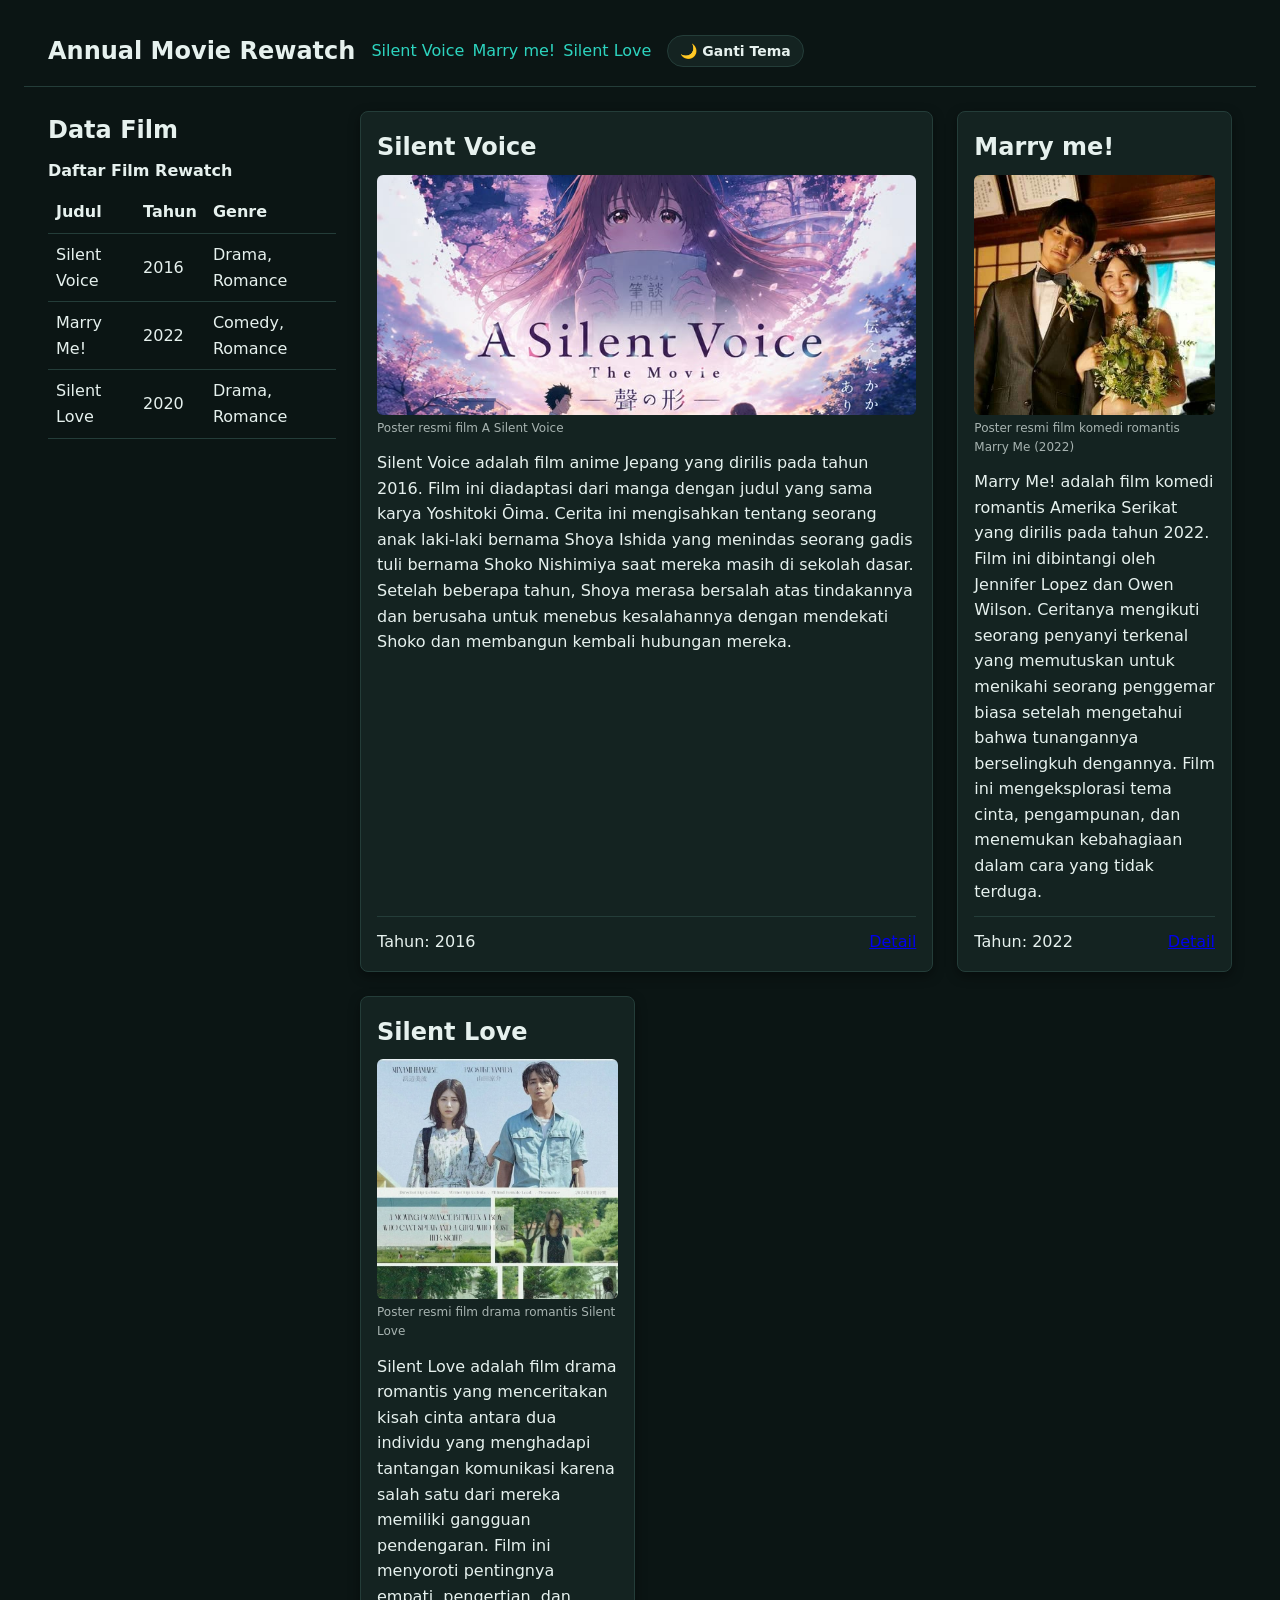
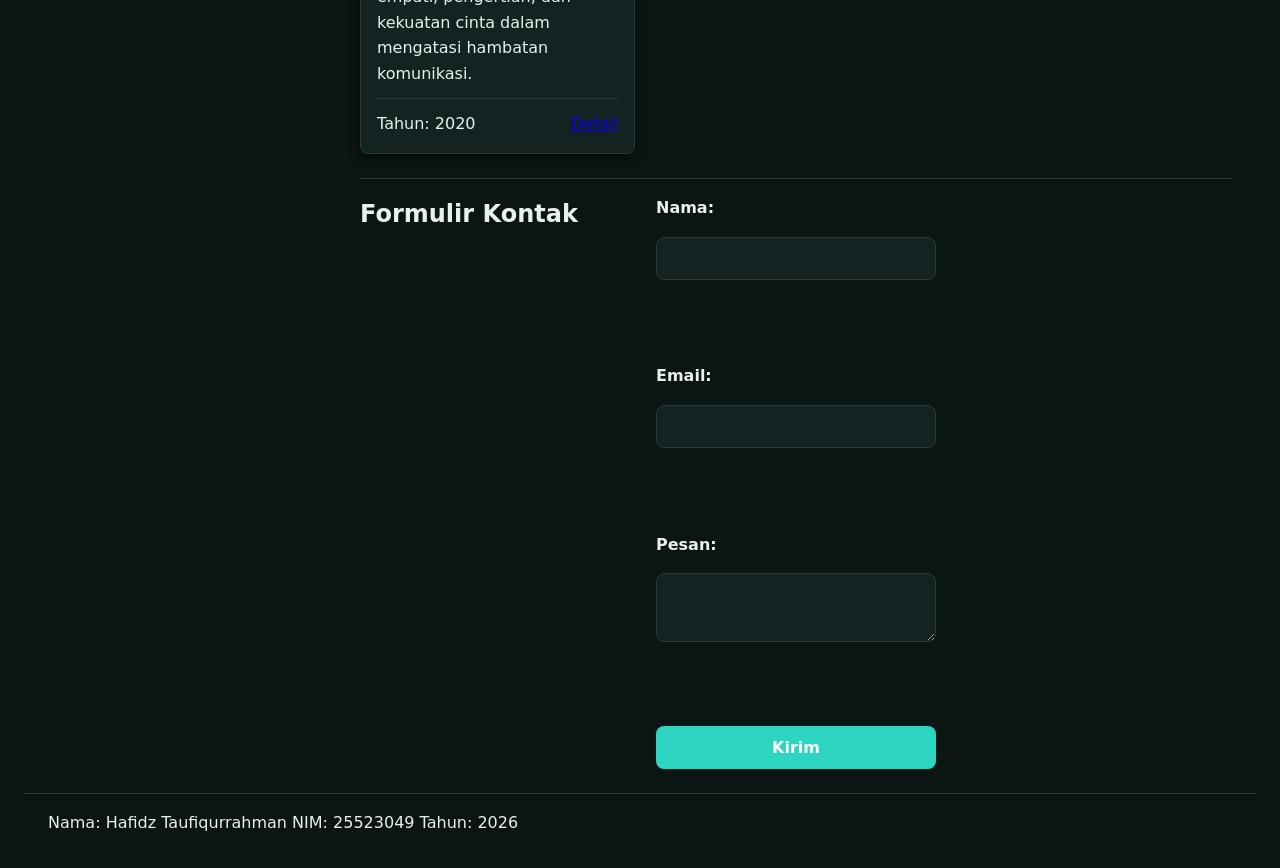
<file: Worksheet-p8/profil.html>
<!DOCTYPE html>
<html lang="id">

<head>
  <meta charset="UTF-8">
  <meta name="viewport" content="width=device-width, initial-scale=1.0">
  <title>Annual Movie Rewatch</title>
  <link rel="stylesheet" href="tokens.css">
  <link rel="stylesheet" href="base.css">
  <link rel="stylesheet" href="layout.css">
  <link rel="stylesheet" href="komponen.css">
  <link rel="stylesheet" href="tema.css">
  <link rel="stylesheet" href="responsif.css">
</head>

<body>
  <input type="checkbox" id="tema" class="pengalih-tema">
  <div class="page">

    <!-- Baris 1: Header / Navbar -->
    <header class="header">
      <nav class="navbar">
        <h1>Annual Movie Rewatch</h1>
        <ul class="nav-links">
          <li><a href="#silent-voice">Silent Voice</a></li>
          <li><a href="#marry-me">Marry me!</a></li>
          <li><a href="#silent-love">Silent Love</a></li>
        </ul>
        <label for="tema" class="tombol-tema">🌙 Ganti Tema</label>
      </nav>
    </header>

    <main class="isi">
      <aside class="sisi">
        <section class="section-sidebar">
          <h2>Data Film</h2>
          <table>
            <caption>Daftar Film Rewatch</caption>
            <thead>
              <tr>
                <th scope="col">Judul</th>
                <th scope="col">Tahun</th>
                <th scope="col">Genre</th>
              </tr>
            </thead>
            <tbody>
              <tr>
                <td>Silent Voice</td>
                <td>2016</td>
                <td>Drama, Romance</td>
              </tr>
              <tr>
                <td>Marry Me!</td>
                <td>2022</td>
                <td>Comedy, Romance</td>
              </tr>
              <tr>
                <td>Silent Love</td>
                <td>2020</td>
                <td>Drama, Romance</td>
              </tr>
            </tbody>
          </table>
        </section>
      </aside>
      <section class="utama">
        <div class="galeri">
        
          <article class="kartu sorotan" id="silent-voice">
            <div class="kartu__isi">
              <h2 class="kartu__judul">Silent Voice</h2>
              <figure>
                <img src="/Worksheet-p3/A SILENT VOICE.jpg" alt="Poster film anime Silent Voice" width="300"
                  height="420" loading="lazy">
                <figcaption>Poster resmi film A Silent Voice</figcaption>
              </figure>
              <p>Silent Voice adalah film anime Jepang yang dirilis pada tahun 2016. Film ini diadaptasi dari manga
                dengan judul yang sama karya Yoshitoki Ōima. Cerita ini mengisahkan tentang seorang anak laki-laki
                bernama Shoya Ishida yang menindas seorang gadis tuli bernama Shoko Nishimiya saat mereka masih di
                sekolah dasar. Setelah beberapa tahun, Shoya merasa bersalah atas tindakannya dan berusaha untuk menebus
                kesalahannya dengan mendekati Shoko dan membangun kembali hubungan mereka.</p>
            </div>
            <div class="kartu__kaki">
              <span>Tahun: 2016</span>
              <a href="#silent-voice" class="tombol-detail">Detail</a>
            </div>
          </article>

          <!-- Kartu 2 -->
          <article class="kartu" id="marry-me">
            <div class="kartu__isi">
              <h2 class="kartu__judul">Marry me!</h2>
              <figure>
                <img src="/Worksheet-p3/Marry Me!.jpg" alt="Poster film komedi romantis Marry Me" width="420"
                  height="450" loading="lazy">
                <figcaption>Poster resmi film komedi romantis Marry Me (2022)</figcaption>
              </figure>
              <p>Marry Me! adalah film komedi romantis Amerika Serikat yang dirilis pada tahun 2022. Film ini dibintangi
                oleh Jennifer Lopez dan Owen Wilson. Ceritanya mengikuti seorang penyanyi terkenal yang memutuskan untuk
                menikahi seorang penggemar biasa setelah mengetahui bahwa tunangannya berselingkuh dengannya. Film ini
                mengeksplorasi tema cinta, pengampunan, dan menemukan kebahagiaan dalam cara yang tidak terduga.</p>
            </div>
            <div class="kartu__kaki">
              <span>Tahun: 2022</span>
              <a href="#marry-me" class="tombol-detail">Detail</a>
            </div>
          </article>

          <!-- Kartu 3 -->
          <article class="kartu" id="silent-love">
            <div class="kartu__isi">
              <h2 class="kartu__judul">Silent Love</h2>
              <figure>
                <img src="/Worksheet-p3/Silent Love.jpg" alt="Poster film drama romantis Silent Love" width="420"
                  height="450" loading="lazy">
                <figcaption>Poster resmi film drama romantis Silent Love</figcaption>
              </figure>
              <p>Silent Love adalah film drama romantis yang menceritakan kisah cinta antara dua individu yang
                menghadapi tantangan komunikasi karena salah satu dari mereka memiliki gangguan pendengaran. Film ini
                menyoroti pentingnya empati, pengertian, dan kekuatan cinta dalam mengatasi hambatan komunikasi.</p>
            </div>
            <div class="kartu__kaki">
              <span>Tahun: 2020</span>
              <a href="#silent-love" class="tombol-detail">Detail</a>
            </div>
          </article>

        </div> <!-- /galeri -->

        <!-- Formulir Kontak di bawah Galeri -->
        <section class="kontak">
          <h2>Formulir Kontak</h2>
          <form>
            <label for="name">Nama:</label>
            <input type="text" id="name" name="name" required><br><br>

            <label for="email">Email:</label>
            <input type="email" id="email" name="email" required><br><br>

            <label for="message">Pesan:</label>
            <textarea id="message" name="message" required></textarea><br><br>

            <input type="submit" value="Kirim">
          </form>
        </section>

      </section> <!-- /utama -->

    </main>

    <footer class="kaki">
      <p>Nama: Hafidz Taufiqurrahman   NIM: 25523049   Tahun: 2026</p>
    </footer>
  </div> 

  <script type="module" src="js/app.js"></script>
</body>
</html>
</file>
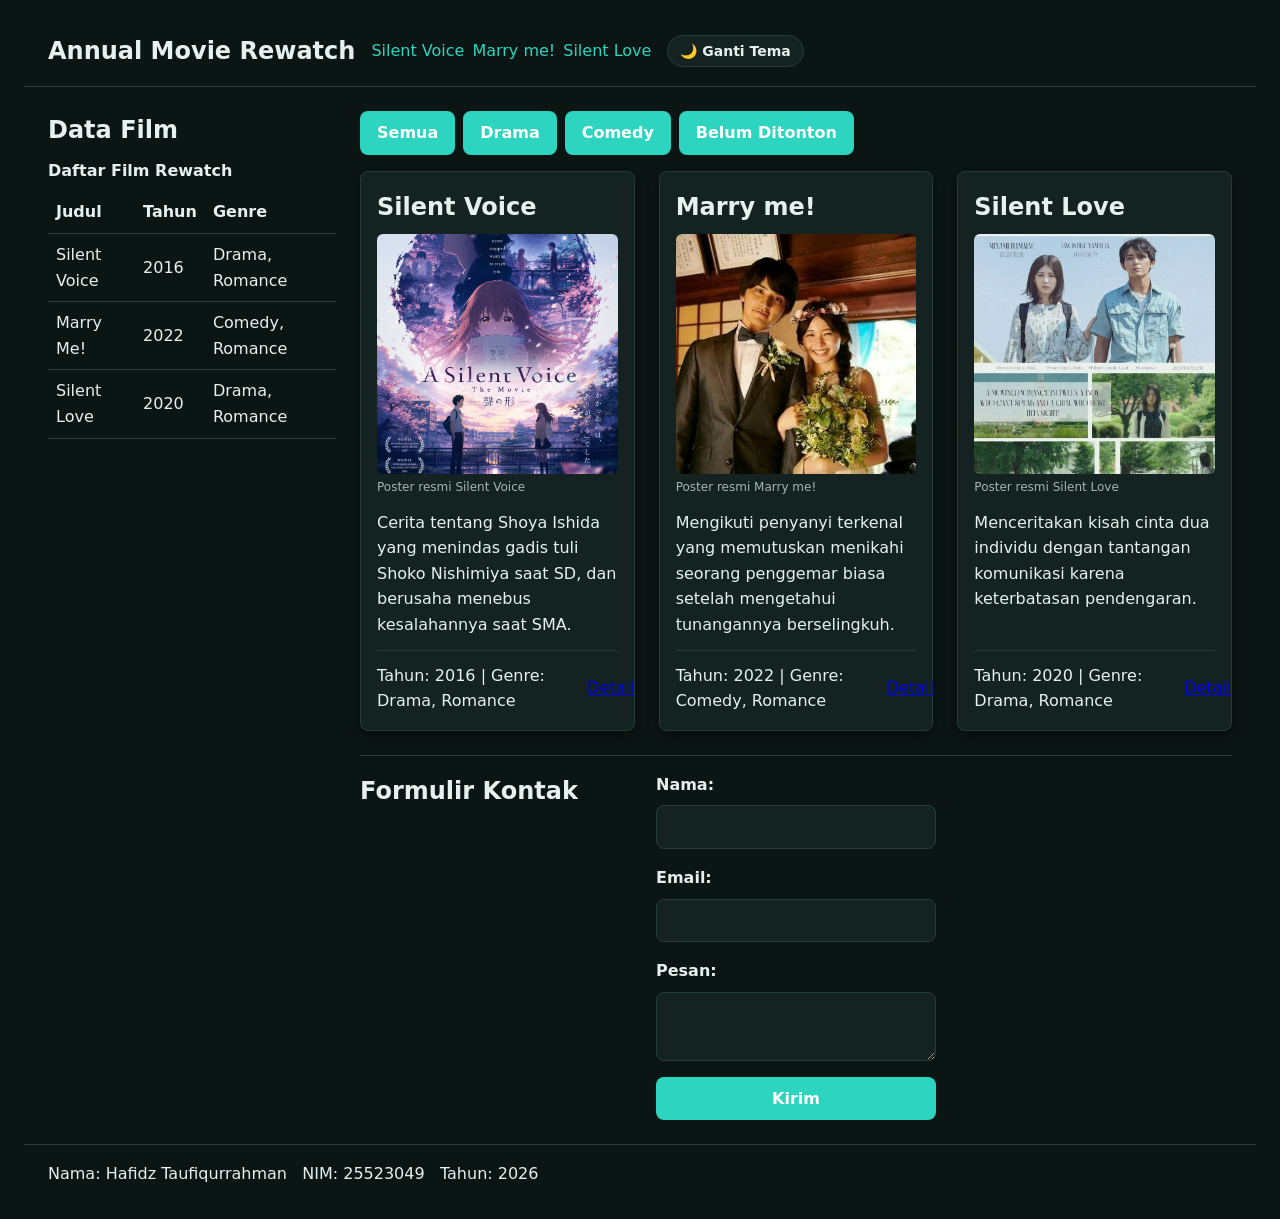
<file: Worksheet-p9/profil.html>
<!DOCTYPE html>
<html lang="id">

<head>
  <meta charset="UTF-8">
  <meta name="viewport" content="width=device-width, initial-scale=1.0">
  <title>Annual Movie Rewatch</title>
  <link rel="stylesheet" href="tokens.css">
  <link rel="stylesheet" href="base.css">
  <link rel="stylesheet" href="layout.css">
  <link rel="stylesheet" href="komponen.css">
  <link rel="stylesheet" href="tema.css">
  <link rel="stylesheet" href="responsif.css">
</head>

<body>
  <input type="checkbox" id="tema" class="pengalih-tema">
  <div class="page">

    <!-- Baris 1: Header / Navbar -->
    <header class="header">
      <nav class="navbar">
        <h1>Annual Movie Rewatch</h1>
        <ul class="nav-links">
          <li><a href="#silent-voice">Silent Voice</a></li>
          <li><a href="#marry-me">Marry me!</a></li>
          <li><a href="#silent-love">Silent Love</a></li>
        </ul>
        <label for="tema" class="tombol-tema">🌙 Ganti Tema</label>
      </nav>
    </header>

    <main class="isi">
      <aside class="sisi">
        <section class="section-sidebar">
          <h2>Data Film</h2>
          <table>
            <caption>Daftar Film Rewatch</caption>
            <thead>
              <tr>
                <th scope="col">Judul</th>
                <th scope="col">Tahun</th>
                <th scope="col">Genre</th>
              </tr>
            </thead>
            <tbody>
              <tr>
                <td>Silent Voice</td>
                <td>2016</td>
                <td>Drama, Romance</td>
              </tr>
              <tr>
                <td>Marry Me!</td>
                <td>2022</td>
                <td>Comedy, Romance</td>
              </tr>
              <tr>
                <td>Silent Love</td>
                <td>2020</td>
                <td>Drama, Romance</td>
              </tr>
            </tbody>
          </table>
        </section>
      </aside>

      <section class="utama">
        <!-- Baris Tombol Filter -->
        <div id="filter" style="display: flex; gap: var(--space-2); margin-bottom: var(--space-4);">
          <button type="button" data-genre="Semua" class="tombol-filter aktif">Semua</button>
          <button type="button" data-genre="Drama" class="tombol-filter">Drama</button>
          <button type="button" data-genre="Comedy" class="tombol-filter">Comedy</button>
          <button type="button" data-genre="Belum" class="tombol-filter">Belum Ditonton</button>
        </div>

        <!-- Wadah Tunggal Galeri (Diisi dinamis oleh js/dom.js) -->
        <div class="galeri" id="daftar-film"></div>

        <!-- Pesan Keadaan Kosong bila Filter Tidak Menemukan Film -->
        <p id="pesan-kosong" hidden style="color: var(--color-border); font-style: italic; margin-top: var(--space-3);">
          Tidak ada film dalam kategori ini.
        </p>

        <!-- Formulir Kontak di bawah Galeri -->
        <section class="kontak">
          <h2>Formulir Kontak</h2>
          <form id="form-kontak" novalidate>
            <div class="form-kolom">
              <label for="name">Nama:</label>
              <input type="text" id="name" name="name" required>
              <span class="pesan-galat" id="error-name" style="display: none; color: red; font-size: 0.8rem;"></span>
            </div>
            <div class="form-kolom">
              <label for="email">Email:</label>
              <input type="email" id="email" name="email" required>
              <span class="pesan-galat" id="error-email" style="display: none; color: red; font-size: 0.8rem;"></span>
            </div>
            <div class="form-kolom">
              <label for="message">Pesan:</label>
              <textarea id="message" name="message" required></textarea>
              <span class="pesan-galat" id="error-message" style="display: none; color: red; font-size: 0.8rem;"></span>
            </div>
            <button type="submit" id="tombol-kirim" disabled>Kirim</button>
          </form>
        </section>
      </section> <!-- /utama -->

    </main>

    <footer class="kaki">
      <p>Nama: Hafidz Taufiqurrahman &nbsp; NIM: 25523049 &nbsp; Tahun: 2026</p>
    </footer>
  </div> 

  <!-- Penghubung Script Modular Sesuai Ketetapan P9 -->
  <script type="module" src="js/app.js"></script>
  <script type="module" src="js/dom.js"></script>
</body>
</html>
</file>
<file: Worksheet-p10/tokens.css>
:root {
  /* Lapis 1 - Primitif */
  --teal-300: #5eead4;
  --teal-400: #2dd4bf;
  --teal-700: #0f766e;
  --dark-bg:  #0b1514;
  --dark-surf:#142321;
  --dark-bord:#243d39;
  --text-main:#e6f1ee;

  --space-1: 0.25rem;
  --space-2: 0.5rem;
  --space-3: 0.75rem;
  --space-4: 1rem;
  --space-6: 1.5rem;

  --radius-md: 0.5rem;
  --radius-full: 9999px;
  --shadow-1: 0 4px 12px rgba(0, 0, 0, 0.4);
}

:root {
  /* Lapis 2 - Semantik (Default Gelap) */
  --color-bg:      var(--dark-bg);
  --color-fg:      var(--text-main);
  --color-surface: var(--dark-surf);
  --color-border:  var(--dark-bord);
  --color-primary: var(--teal-400);
  --color-focus:   var(--teal-300);
}
</file>
<file: Worksheet-p10/base.css>
*, *::before, *::after {
  box-sizing: border-box;
}

* {
  margin: 0;
}

html, body {
  min-height: 100vh;
  background-color: var(--color-bg);
  color: var(--color-fg);
}

body {
  font-family: system-ui, -apple-system, sans-serif;
  line-height: 1.6;
  padding: var(--space-4) var(--space-6); /* Memberi jarak agar teks atas tidak mepet layar */
}
</file>
<file: Worksheet-p10/layout.css>
/* Kerangka Utama Halaman (Lembar B.1) */
.page {
  display: grid;
  grid-template-rows: auto 1fr auto;
  min-height: 100dvh; /* Typo 10dvh sudah diperbaiki jadi 100dvh */
}

/* Header: Judul di Kiri, Tombol & Navigasi di Kanan */
header {
  display: flex;
  align-items: center;
  justify-content: space-between;
  gap: var(--space-4);
  padding: var(--space-4) var(--space-6);
  border-bottom: 1px solid var(--color-border);
}

/* Navbar Flexbox (Lembar B.2) */
.navbar {
  display: flex;
  gap: var(--space-4);
  align-items: center;
}

nav ul {
  display: flex;             /* Berjejer ke samping */
  align-items: center;
  gap: var(--space-4);       /* Jarak antar link film */
  list-style: none;          /* Hilangkan bullet point */
  padding: 0;
  margin: 0;
}

nav a {
  color: var(--color-primary);
  text-decoration: none;
  font-weight: 500;
  font-size: var(--text-sm);
  white-space: nowrap;
}

nav a:hover {
  text-decoration: underline;
}

/* Tombol Pengalih Tema */
.tombol-tema {
  cursor: pointer;
  user-select: none;
  font-size: var(--text-sm);
}

.isi {
  display: grid;
  grid-template-columns: 18rem 1fr; /* 18rem agar tabel muat lega */
  grid-template-areas:
    "sisi utama"
    "sisi utama";
  gap: var(--space-6);
  padding: var(--space-6);
  align-items: start;
}

.sisi  { grid-area: sisi; }
.utama { grid-area: utama; }

/* Kaki Halaman (Tanpa margin-top tempelan, dijaga grid .page) */
footer {
  padding: var(--space-4) var(--space-6);
  border-top: 1px solid var(--color-border);
  color: var(--color-fg);
  font-size: var(--text-sm);
}
</file>
<file: Worksheet-p10/komponen.css>
.galeri {
  display: grid;
  grid-template-columns: repeat(auto-fit, minmax(16rem, 1fr));
  gap: var(--space-6);
  align-items: stretch;
}

.kartu {
  display: flex;
  flex-direction: column;
  background: var(--color-surface);
  border: 1px solid var(--color-border);
  border-radius: var(--radius-md);
  box-shadow: var(--shadow-1);
  padding: var(--space-4);
  min-height: 14rem;
  min-width: 0; /* Mencegah kolom terdorong keluar (Lembar E.2) */
}

.sorotan {
  grid-column: span 2;
}

.papan {
  grid-row: span 2;
}

/* Poster Gambar: Proporsional & Rata */
.kartu figure {
  margin: 0 0 var(--space-3) 0;
  width: 100%;
}

.kartu img {
  width: 100%;
  height: 240px;          /* Mengunci tinggi agar seragam */
  object-fit: cover;      /* Menjaga rasio foto tanpa gepeng */
  border-radius: calc(var(--radius-md) - 2px);
  display: block;
}

.kartu figcaption {
  font-size: 0.75rem;
  opacity: 0.7;
  margin-top: var(--space-1);
}

/* Isi Teks Kartu (Lembar E.2) */
.kartu__isi {
  flex: 1;                /* Mendorong footer kartu ke dasar */
  min-width: 0;
  display: flex;
  flex-direction: column;
}

.kartu__judul {
  margin-top: 0;
  margin-bottom: var(--space-2);
  overflow-wrap: anywhere; /* Membungkus teks panjang */
}

.kartu__isi p {
  line-height: 1.6;
  font-size: var(--text-sm);
  margin-bottom: var(--space-3);
}

/* Kaki Kartu (Lembar C.2) */
.kartu__kaki {
  display: flex;
  align-items: center;
  justify-content: space-between;
  gap: var(--space-2);
  margin-top: auto;       /* Menempel rapi di bawah */
  padding-top: var(--space-3);
  border-top: 1px solid var(--color-border);
  font-size: var(--text-sm);
}

/* Tabel di Sidebar */
table {
  width: 100%;
  border-collapse: collapse;
  font-size: var(--text-sm);
  margin-top: var(--space-2);
}

th, td {
  padding: var(--space-2);
  text-align: left;
  border-bottom: 1px solid var(--color-border);
}

caption {
  font-weight: 600;
  margin-bottom: var(--space-2);
  text-align: left;
}

/* Layout Form Kontak */
.kontak {
  margin-top: var(--space-6);
  padding-top: var(--space-4);
  border-top: 1px solid var(--color-border);
}

form {
  display: flex;
  flex-direction: column;
  gap: var(--space-4);
  max-width: 28rem;
}

.form-kolom {
  display: flex;
  flex-direction: column;
  gap: var(--space-2);
}

label {
  font-size: var(--text-sm);
  font-weight: 600;
}

input, select, textarea {
  font: inherit;
  padding: var(--space-2) var(--space-3);
  border: 1px solid var(--color-border);
  border-radius: var(--radius-md);
  background: var(--color-surface);
  color: var(--color-fg);
}

/* Validasi Interaktif */
input:user-invalid,
textarea:user-invalid {
  border-color: var(--color-danger);
  border-width: 2px;
}

.pesan-galat {
  display: none;
  color: var(--color-danger);
  font-size: var(--text-sm);
  margin-top: var(--space-1);
}

.form-kolom:has(input:user-invalid) .pesan-galat,
.form-kolom:has(textarea:user-invalid) .pesan-galat {
  display: block;
}

/* Tombol Aksi */
button, input[type="submit"] {
  font: inherit;
  padding: var(--space-2) var(--space-4);
  border: 1px solid transparent;
  border-radius: var(--radius-md);
  background: var(--color-primary);
  color: #ffffff;
  cursor: pointer;
  font-weight: 600;
  transition: opacity 0.2s ease;
}

button:hover, input[type="submit"]:hover {
  opacity: 0.9;
}
</file>
<file: Worksheet-p10/tema.css>
.pengalih-tema {
  position: absolute;
  opacity: 0;
  pointer-events: none;
}

.tombol-tema {
  display: inline-flex;
  align-items: center;
  padding: var(--space-1) var(--space-3);
  border: 1px solid var(--color-border);
  border-radius: var(--radius-full);
  background-color: var(--color-surface);
  color: var(--color-fg);
  font-size: 0.875rem;
  cursor: pointer;
  user-select: none;
}

/* Hanya berubah ke TERANG saat dicentang */
:root:has(#tema:checked) {
  --color-bg:      #f4f6f5;
  --color-fg:      #13221c;
  --color-surface: #ffffff;
  --color-border:  #cbd5e1;
  --color-primary: var(--teal-700);
}
</file>
<file: Worksheet-p10/responsif.css>
/* ===================================================
   1. DASAR UMUM (Universal Resets & Media Element)
   =================================================== */
img {
  max-width: 100%;
  height: auto;
  display: block;
}

.table-wrap {
  overflow-x: auto;
}

p {
  font-size: 1rem;
  line-height: 1.6;
}

* {
  min-width: 0;
  box-sizing: border-box;
}

/* ===================================================
   2. MOBILE FIRST DEFAULT (Layar Kecil / HP < 48rem)
   =================================================== */
/* Header & Navigasi bertumpuk rapi */
header {
  flex-direction: column;
  align-items: flex-start;
  gap: var(--space-3);
}

.navbar {
  width: 100%;
  justify-content: flex-start;
}

nav ul {
  flex-wrap: wrap;
  gap: var(--space-2);
}

/* Layout utama (.isi) bertumpuk 1 kolom vertikal */
.isi {
  display: flex !important;
  flex-direction: column !important;
  padding: var(--space-3) !important;
  gap: var(--space-4) !important;
}

.sisi,
.utama {
  width: 100% !important;
  max-width: 100% !important;
}

/* Wadah kartu film berjejer 1 kolom ke bawah */
.grid,
.utama > section,
.daftar-film {
  display: flex !important;
  flex-direction: column !important;
  gap: var(--space-4) !important;
  width: 100% !important;
}

article,
.card {
  width: 100% !important;
  max-width: 100% !important;
}

/* ===================================================
   3. TABLET (>= 48rem / 768px)
   =================================================== */
@media (min-width: 48rem) {
  header {
    flex-direction: row;
    align-items: center;
    gap: var(--space-4);
  }

  .grid,
  .utama > section,
  .daftar-film {
    display: grid !important;
    grid-template-columns: repeat(2, 1fr) !important;
  }
}

/* ===================================================
   4. DESKTOP (>= 60rem / 960px)
   =================================================== */
@media (min-width: 60rem) {
  .isi {
    display: grid !important;
    grid-template-columns: 18rem 1fr !important;
    grid-template-areas:
      "sisi utama"
      "sisi utama" !important;
    padding: var(--space-6) !important;
    gap: var(--space-6) !important;
  }

  .sisi {
    grid-area: sisi;
  }

  .utama {
    grid-area: utama;
  }

  .grid,
  .utama > section,
  .daftar-film {
    display: grid !important;
    grid-template-columns: repeat(3, 1fr) !important;
  }
}
/* Menargetkan langsung semua elemen anak di dalam .isi dan .utama */
@media (max-width: 48rem) {
  .isi,
  .isi > *,
  .utama,
  .utama > * {
    display: flex !important;
    flex-direction: column !important;
    width: 100% !important;
    max-width: 100% !important;
  }

  /* Pastikan setiap kartu dan artikel mengambil baris tersendiri */
  article,
  .card,
  .film {
    width: 100% !important;
    max-width: 100% !important;
    min-width: 0 !important;
    flex-shrink: 0 !important;
  }
}
</file>
<file: Worksheet-p11/tokens.css>
:root {
  /* Lapis 1 - Primitif */
  --teal-300: #5eead4;
  --teal-400: #2dd4bf;
  --teal-700: #0f766e;
  --dark-bg:  #0b1514;
  --dark-surf:#142321;
  --dark-bord:#243d39;
  --text-main:#e6f1ee;

  --space-1: 0.25rem;
  --space-2: 0.5rem;
  --space-3: 0.75rem;
  --space-4: 1rem;
  --space-6: 1.5rem;

  --radius-md: 0.5rem;
  --radius-full: 9999px;
  --shadow-1: 0 4px 12px rgba(0, 0, 0, 0.4);
}

:root {
  /* Lapis 2 - Semantik (Default Gelap) */
  --color-bg:      var(--dark-bg);
  --color-fg:      var(--text-main);
  --color-surface: var(--dark-surf);
  --color-border:  var(--dark-bord);
  --color-primary: var(--teal-400);
  --color-focus:   var(--teal-300);
}
</file>
<file: Worksheet-p11/base.css>
*, *::before, *::after {
  box-sizing: border-box;
}

* {
  margin: 0;
}

html, body {
  min-height: 100vh;
  background-color: var(--color-bg);
  color: var(--color-fg);
}

body {
  font-family: system-ui, -apple-system, sans-serif;
  line-height: 1.6;
  padding: var(--space-4) var(--space-6); /* Memberi jarak agar teks atas tidak mepet layar */
}
</file>
<file: Worksheet-p11/layout.css>
/* Kerangka Utama Halaman (Lembar B.1) */
.page {
  display: grid;
  grid-template-rows: auto 1fr auto;
  min-height: 100dvh; /* Typo 10dvh sudah diperbaiki jadi 100dvh */
}

/* Header: Judul di Kiri, Tombol & Navigasi di Kanan */
header {
  display: flex;
  align-items: center;
  justify-content: space-between;
  gap: var(--space-4);
  padding: var(--space-4) var(--space-6);
  border-bottom: 1px solid var(--color-border);
}

/* Navbar Flexbox (Lembar B.2) */
.navbar {
  display: flex;
  gap: var(--space-4);
  align-items: center;
}

nav ul {
  display: flex;             /* Berjejer ke samping */
  align-items: center;
  gap: var(--space-4);       /* Jarak antar link film */
  list-style: none;          /* Hilangkan bullet point */
  padding: 0;
  margin: 0;
}

nav a {
  color: var(--color-primary);
  text-decoration: none;
  font-weight: 500;
  font-size: var(--text-sm);
  white-space: nowrap;
}

nav a:hover {
  text-decoration: underline;
}

/* Tombol Pengalih Tema */
.tombol-tema {
  cursor: pointer;
  user-select: none;
  font-size: var(--text-sm);
}

.isi {
  display: grid;
  grid-template-columns: 18rem 1fr; /* 18rem agar tabel muat lega */
  grid-template-areas:
    "sisi utama"
    "sisi utama";
  gap: var(--space-6);
  padding: var(--space-6);
  align-items: start;
}

.sisi  { grid-area: sisi; }
.utama { grid-area: utama; }

/* Kaki Halaman (Tanpa margin-top tempelan, dijaga grid .page) */
footer {
  padding: var(--space-4) var(--space-6);
  border-top: 1px solid var(--color-border);
  color: var(--color-fg);
  font-size: var(--text-sm);
}
</file>
<file: Worksheet-p11/komponen.css>
.galeri {
  display: grid;
  grid-template-columns: repeat(auto-fit, minmax(16rem, 1fr));
  gap: var(--space-6);
  align-items: stretch;
}

.kartu {
  display: flex;
  flex-direction: column;
  background: var(--color-surface);
  border: 1px solid var(--color-border);
  border-radius: var(--radius-md);
  box-shadow: var(--shadow-1);
  padding: var(--space-4);
  min-height: 14rem;
  min-width: 0; /* Mencegah kolom terdorong keluar (Lembar E.2) */
}

.sorotan {
  grid-column: span 2;
}

.papan {
  grid-row: span 2;
}

/* Poster Gambar: Proporsional & Rata */
.kartu figure {
  margin: 0 0 var(--space-3) 0;
  width: 100%;
}

.kartu img {
  width: 100%;
  height: 240px;          /* Mengunci tinggi agar seragam */
  object-fit: cover;      /* Menjaga rasio foto tanpa gepeng */
  border-radius: calc(var(--radius-md) - 2px);
  display: block;
}

.kartu figcaption {
  font-size: 0.75rem;
  opacity: 0.7;
  margin-top: var(--space-1);
}

/* Isi Teks Kartu (Lembar E.2) */
.kartu__isi {
  flex: 1;                /* Mendorong footer kartu ke dasar */
  min-width: 0;
  display: flex;
  flex-direction: column;
}

.kartu__judul {
  margin-top: 0;
  margin-bottom: var(--space-2);
  overflow-wrap: anywhere; /* Membungkus teks panjang */
}

.kartu__isi p {
  line-height: 1.6;
  font-size: var(--text-sm);
  margin-bottom: var(--space-3);
}

/* Kaki Kartu (Lembar C.2) */
.kartu__kaki {
  display: flex;
  align-items: center;
  justify-content: space-between;
  gap: var(--space-2);
  margin-top: auto;       /* Menempel rapi di bawah */
  padding-top: var(--space-3);
  border-top: 1px solid var(--color-border);
  font-size: var(--text-sm);
}

/* Tabel di Sidebar */
table {
  width: 100%;
  border-collapse: collapse;
  font-size: var(--text-sm);
  margin-top: var(--space-2);
}

th, td {
  padding: var(--space-2);
  text-align: left;
  border-bottom: 1px solid var(--color-border);
}

caption {
  font-weight: 600;
  margin-bottom: var(--space-2);
  text-align: left;
}

/* Layout Form Kontak */
.kontak {
  margin-top: var(--space-6);
  padding-top: var(--space-4);
  border-top: 1px solid var(--color-border);
}

form {
  display: flex;
  flex-direction: column;
  gap: var(--space-4);
  max-width: 28rem;
}

.form-kolom {
  display: flex;
  flex-direction: column;
  gap: var(--space-2);
}

label {
  font-size: var(--text-sm);
  font-weight: 600;
}

input, select, textarea {
  font: inherit;
  padding: var(--space-2) var(--space-3);
  border: 1px solid var(--color-border);
  border-radius: var(--radius-md);
  background: var(--color-surface);
  color: var(--color-fg);
}

/* Validasi Interaktif */
input:user-invalid,
textarea:user-invalid {
  border-color: var(--color-danger);
  border-width: 2px;
}

.pesan-galat {
  display: none;
  color: var(--color-danger);
  font-size: var(--text-sm);
  margin-top: var(--space-1);
}

.form-kolom:has(input:user-invalid) .pesan-galat,
.form-kolom:has(textarea:user-invalid) .pesan-galat {
  display: block;
}

/* Tombol Aksi */
button, input[type="submit"] {
  font: inherit;
  padding: var(--space-2) var(--space-4);
  border: 1px solid transparent;
  border-radius: var(--radius-md);
  background: var(--color-primary);
  color: #ffffff;
  cursor: pointer;
  font-weight: 600;
  transition: opacity 0.2s ease;
}

button:hover, input[type="submit"]:hover {
  opacity: 0.9;
}
.tombol-favorit {
  background: transparent;
  border: none;
  font-size: 1.25rem;
  cursor: pointer;
  color: #f59e0b;
  padding: 0 var(--space-1);
}
</file>
<file: Worksheet-p11/tema.css>
.pengalih-tema {
  position: absolute;
  opacity: 0;
  pointer-events: none;
}

.tombol-tema {
  display: inline-flex;
  align-items: center;
  padding: var(--space-1) var(--space-3);
  border: 1px solid var(--color-border);
  border-radius: var(--radius-full);
  background-color: var(--color-surface);
  color: var(--color-fg);
  font-size: 0.875rem;
  cursor: pointer;
  user-select: none;
}

/* Hanya berubah ke TERANG saat dicentang */
:root:has(#tema:checked) {
  --color-bg:      #f4f6f5;
  --color-fg:      #13221c;
  --color-surface: #ffffff;
  --color-border:  #cbd5e1;
  --color-primary: var(--teal-700);
}
</file>
<file: Worksheet-p11/responsif.css>
/* ===================================================
   1. DASAR UMUM (Universal Resets & Media Element)
   =================================================== */
img {
  max-width: 100%;
  height: auto;
  display: block;
}

.table-wrap {
  overflow-x: auto;
}

p {
  font-size: 1rem;
  line-height: 1.6;
}

* {
  min-width: 0;
  box-sizing: border-box;
}

/* ===================================================
   2. MOBILE FIRST DEFAULT (Layar Kecil / HP < 48rem)
   =================================================== */
/* Header & Navigasi bertumpuk rapi */
header {
  flex-direction: column;
  align-items: flex-start;
  gap: var(--space-3);
}

.navbar {
  width: 100%;
  justify-content: flex-start;
}

nav ul {
  flex-wrap: wrap;
  gap: var(--space-2);
}

/* Layout utama (.isi) bertumpuk 1 kolom vertikal */
.isi {
  display: flex !important;
  flex-direction: column !important;
  padding: var(--space-3) !important;
  gap: var(--space-4) !important;
}

.sisi,
.utama {
  width: 100% !important;
  max-width: 100% !important;
}

/* Wadah kartu film berjejer 1 kolom ke bawah */
.grid,
.utama > section,
.daftar-film {
  display: flex !important;
  flex-direction: column !important;
  gap: var(--space-4) !important;
  width: 100% !important;
}

article,
.card {
  width: 100% !important;
  max-width: 100% !important;
}

/* ===================================================
   3. TABLET (>= 48rem / 768px)
   =================================================== */
@media (min-width: 48rem) {
  header {
    flex-direction: row;
    align-items: center;
    gap: var(--space-4);
  }

  .grid,
  .utama > section,
  .daftar-film {
    display: grid !important;
    grid-template-columns: repeat(2, 1fr) !important;
  }
}

/* ===================================================
   4. DESKTOP (>= 60rem / 960px)
   =================================================== */
@media (min-width: 60rem) {
  .isi {
    display: grid !important;
    grid-template-columns: 18rem 1fr !important;
    grid-template-areas:
      "sisi utama"
      "sisi utama" !important;
    padding: var(--space-6) !important;
    gap: var(--space-6) !important;
  }

  .sisi {
    grid-area: sisi;
  }

  .utama {
    grid-area: utama;
  }

  .grid,
  .utama > section,
  .daftar-film {
    display: grid !important;
    grid-template-columns: repeat(3, 1fr) !important;
  }
}
/* Menargetkan langsung semua elemen anak di dalam .isi dan .utama */
@media (max-width: 48rem) {
  .isi,
  .isi > *,
  .utama,
  .utama > * {
    display: flex !important;
    flex-direction: column !important;
    width: 100% !important;
    max-width: 100% !important;
  }

  /* Pastikan setiap kartu dan artikel mengambil baris tersendiri */
  article,
  .card,
  .film {
    width: 100% !important;
    max-width: 100% !important;
    min-width: 0 !important;
    flex-shrink: 0 !important;
  }
}
</file>
<file: Worksheet-p4/tokens.css>
:root {
  /* Lapis 1 - Primitif */
  --teal-300: #5eead4;
  --teal-400: #2dd4bf;
  --teal-700: #0f766e;
  --dark-bg:  #0b1514;
  --dark-surf:#142321;
  --dark-bord:#243d39;
  --text-main:#e6f1ee;

  --space-1: 0.25rem;
  --space-2: 0.5rem;
  --space-3: 0.75rem;
  --space-4: 1rem;
  --space-6: 1.5rem;

  --radius-md: 0.5rem;
  --radius-full: 9999px;
  --shadow-1: 0 4px 12px rgba(0, 0, 0, 0.4);
}

:root {
  /* Lapis 2 - Semantik (Default Gelap) */
  --color-bg:      var(--dark-bg);
  --color-fg:      var(--text-main);
  --color-surface: var(--dark-surf);
  --color-border:  var(--dark-bord);
  --color-primary: var(--teal-400);
  --color-focus:   var(--teal-300);
}
</file>
<file: Worksheet-p4/base.css>
*, *::before, *::after {
  box-sizing: border-box;
}

* {
  margin: 0;
}

html, body {
  min-height: 100vh;
  background-color: var(--color-bg);
  color: var(--color-fg);
}

body {
  font-family: system-ui, -apple-system, sans-serif;
  line-height: 1.6;
  padding: var(--space-4) var(--space-6); /* Memberi jarak agar teks atas tidak mepet layar */
}
</file>
<file: Worksheet-p4/layout.css>
/* Header: Judul di Kiri, Tombol & Navigasi di Kanan */
header {
  display: flex;
  align-items: center;
  justify-content: space-between;
  gap: var(--space-4);
  padding-block: var(--space-4);
  border-bottom: 1px solid var(--color-border);
  margin-bottom: var(--space-6);
  flex-wrap: wrap;
}

/* Wadah Kanan: Menyejajarkan Tombol Tema dan Link Navigasi */
.header-kanan {
  display: flex;
  align-items: center;
  gap: var(--space-4);
  flex-wrap: wrap;
}

nav {
  display: flex;
  align-items: center;
  gap: var(--space-4);
}

nav ul {
  display: flex;             /* Berjejer ke samping */
  align-items: center;
  gap: var(--space-4);       /* Jarak antar link film */
  list-style: none;          /* Hilangkan tanda titik hitam */
  padding: 0;
  margin: 0;
}

nav a {
  color: var(--color-primary);
  text-decoration: none;
  font-weight: 500;
  font-size: var(--text-sm);
  white-space: nowrap;       /* Teks judul film tidak patah baris */
}

nav a:hover {
  text-decoration: underline;
}

/* Susunan Halaman Utama */
main {
  display: flex;
  flex-direction: column;
  gap: var(--section-gap);
  padding-block: var(--space-4);
}

/* Wadah Katalog Kartu */
.katalog {
  display: flex;
  flex-wrap: wrap;
  gap: var(--space-6);
  padding-block: var(--space-4);
}

/* Kotak Kartu Film */
.kartu {
  flex: 1 1 18rem;
  background: var(--color-surface);
  border: 1px solid var(--color-border);
  border-radius: var(--radius-md);
  box-shadow: var(--shadow-1);
  padding: var(--space-4);
  display: flex;
  flex-direction: column;
  gap: var(--space-3);
}

/* Batasan Gambar Poster */
.kartu img {
  width: 100%;
  max-width: 18rem;
  height: auto;
  border-radius: calc(var(--radius-md) - 2px);
}

.kartu h3 {
  margin-bottom: var(--space-2);
}

.kartu p {
  line-height: 1.6;
}

/* Footer */
footer {
  margin-top: var(--space-6);
  padding-block: var(--space-4);
  border-top: 1px solid var(--color-border);
  color: var(--color-fg);
  font-size: var(--text-sm);
}
</file>
<file: Worksheet-p4/komponen.css>
/* Layout Form */
form {
  display: flex;
  flex-direction: column;
  gap: var(--space-4);
  max-width: 28rem;
}

.form-kolom {
  display: flex;
  flex-direction: column;
  gap: var(--space-2);
}

label {
  font-size: var(--text-sm);
  font-weight: 600;
}

input, select, textarea {
  font: inherit;
  padding: var(--space-2) var(--space-3);
  border: 1px solid var(--color-border);
  border-radius: var(--radius-md);
  background: var(--color-surface);
  color: var(--color-fg);
}

/* Validasi Interaktif :user-invalid */
input:user-invalid,
textarea:user-invalid {
  border-color: var(--color-danger);
  border-width: 2px;
}

.pesan-galat {
  display: none;
  color: var(--color-danger);
  font-size: var(--text-sm);
  margin-top: var(--space-1);
}

.form-kolom:has(input:user-invalid) .pesan-galat,
.form-kolom:has(textarea:user-invalid) .pesan-galat {
  display: block;
}

/* Tombol Aksi */
button, input[type="submit"] {
  font: inherit;
  padding: var(--space-2) var(--space-4);
  border: 1px solid transparent;
  border-radius: var(--radius-md);
  background: var(--color-primary);
  color: #ffffff;
  cursor: pointer;
  font-weight: 600;
  transition: opacity 0.2s ease;
}

button:hover, input[type="submit"]:hover {
  opacity: 0.9;
}
</file>
<file: Worksheet-p4/tema.css>
.pengalih-tema {
  position: absolute;
  opacity: 0;
  pointer-events: none;
}

.tombol-tema {
  display: inline-flex;
  align-items: center;
  padding: var(--space-1) var(--space-3);
  border: 1px solid var(--color-border);
  border-radius: var(--radius-full);
  background-color: var(--color-surface);
  color: var(--color-fg);
  font-size: 0.875rem;
  cursor: pointer;
  user-select: none;
}

/* Hanya berubah ke TERANG saat dicentang */
:root:has(#tema:checked) {
  --color-bg:      #f4f6f5;
  --color-fg:      #13221c;
  --color-surface: #ffffff;
  --color-border:  #cbd5e1;
  --color-primary: var(--teal-700);
}
</file>
<file: Worksheet-p5/tokens.css>
:root {
  /* Lapis 1 - Primitif */
  --teal-300: #5eead4;
  --teal-400: #2dd4bf;
  --teal-700: #0f766e;
  --dark-bg:  #0b1514;
  --dark-surf:#142321;
  --dark-bord:#243d39;
  --text-main:#e6f1ee;

  --space-1: 0.25rem;
  --space-2: 0.5rem;
  --space-3: 0.75rem;
  --space-4: 1rem;
  --space-6: 1.5rem;

  --radius-md: 0.5rem;
  --radius-full: 9999px;
  --shadow-1: 0 4px 12px rgba(0, 0, 0, 0.4);
}

:root {
  /* Lapis 2 - Semantik (Default Gelap) */
  --color-bg:      var(--dark-bg);
  --color-fg:      var(--text-main);
  --color-surface: var(--dark-surf);
  --color-border:  var(--dark-bord);
  --color-primary: var(--teal-400);
  --color-focus:   var(--teal-300);
}
</file>
<file: Worksheet-p5/base.css>
*, *::before, *::after {
  box-sizing: border-box;
}

* {
  margin: 0;
}

html, body {
  min-height: 100vh;
  background-color: var(--color-bg);
  color: var(--color-fg);
}

body {
  font-family: system-ui, -apple-system, sans-serif;
  line-height: 1.6;
  padding: var(--space-4) var(--space-6); /* Memberi jarak agar teks atas tidak mepet layar */
}
</file>
<file: Worksheet-p5/layout.css>
/* ===================================================
   LAYOUT.CSS - Kerangka Grid & Navigasi
   =================================================== */

/* Kerangka Utama Halaman (Lembar B.1) */
.page {
  display: grid;
  grid-template-rows: auto 1fr auto;
  min-height: 100dvh; /* Typo 10dvh sudah diperbaiki jadi 100dvh */
}

/* Header: Judul di Kiri, Tombol & Navigasi di Kanan */
header {
  display: flex;
  align-items: center;
  justify-content: space-between;
  gap: var(--space-4);
  padding: var(--space-4) var(--space-6);
  border-bottom: 1px solid var(--color-border);
}

/* Navbar Flexbox (Lembar B.2) */
.navbar {
  display: flex;
  gap: var(--space-4);
  align-items: center;
}

nav ul {
  display: flex;             /* Berjejer ke samping */
  align-items: center;
  gap: var(--space-4);       /* Jarak antar link film */
  list-style: none;          /* Hilangkan bullet point */
  padding: 0;
  margin: 0;
}

nav a {
  color: var(--color-primary);
  text-decoration: none;
  font-weight: 500;
  font-size: var(--text-sm);
  white-space: nowrap;
}

nav a:hover {
  text-decoration: underline;
}

/* Tombol Pengalih Tema */
.tombol-tema {
  cursor: pointer;
  user-select: none;
  font-size: var(--text-sm);
}

/* Area Isi Dua Kolom (Lembar B.2 & D.2) */
.isi {
  display: grid;
  grid-template-columns: 18rem 1fr; /* 18rem agar tabel muat lega */
  grid-template-areas:
    "sisi utama"
    "sisi utama";
  gap: var(--space-6);
  padding: var(--space-6);
  align-items: start;
}

.sisi  { grid-area: sisi; }
.utama { grid-area: utama; }

/* Kaki Halaman (Tanpa margin-top tempelan, dijaga grid .page) */
footer {
  padding: var(--space-4) var(--space-6);
  border-top: 1px solid var(--color-border);
  color: var(--color-fg);
  font-size: var(--text-sm);
}
</file>
<file: Worksheet-p5/komponen.css>
/* ===================================================
   KOMPONEN.CSS - Galeri, Kartu, Form, dan Tabel
   =================================================== */

/* Galeri Adaptif Tanpa Media Query (Lembar C.1) */
.galeri {
  display: grid;
  grid-template-columns: repeat(auto-fit, minmax(16rem, 1fr));
  gap: var(--space-6);
  align-items: stretch;
}

/* Kotak Kartu Film (Lembar C.2 & E.1) */
.kartu {
  display: flex;
  flex-direction: column;
  background: var(--color-surface);
  border: 1px solid var(--color-border);
  border-radius: var(--radius-md);
  box-shadow: var(--shadow-1);
  padding: var(--space-4);
  min-height: 14rem;
  min-width: 0; /* Mencegah kolom terdorong keluar (Lembar E.2) */
}

/* Penempatan Khusus (Lembar D.1) */
.sorotan {
  grid-column: span 2;
}

.papan {
  grid-row: span 2;
}

/* Poster Gambar: Proporsional & Rata */
.kartu figure {
  margin: 0 0 var(--space-3) 0;
  width: 100%;
}

.kartu img {
  width: 100%;
  height: 240px;          /* Mengunci tinggi agar seragam */
  object-fit: cover;      /* Menjaga rasio foto tanpa gepeng */
  border-radius: calc(var(--radius-md) - 2px);
  display: block;
}

.kartu figcaption {
  font-size: 0.75rem;
  opacity: 0.7;
  margin-top: var(--space-1);
}

/* Isi Teks Kartu (Lembar E.2) */
.kartu__isi {
  flex: 1;                /* Mendorong footer kartu ke dasar */
  min-width: 0;
  display: flex;
  flex-direction: column;
}

.kartu__judul {
  margin-top: 0;
  margin-bottom: var(--space-2);
  overflow-wrap: anywhere; /* Membungkus teks panjang */
}

.kartu__isi p {
  line-height: 1.6;
  font-size: var(--text-sm);
  margin-bottom: var(--space-3);
}

/* Kaki Kartu (Lembar C.2) */
.kartu__kaki {
  display: flex;
  align-items: center;
  justify-content: space-between;
  gap: var(--space-2);
  margin-top: auto;       /* Menempel rapi di bawah */
  padding-top: var(--space-3);
  border-top: 1px solid var(--color-border);
  font-size: var(--text-sm);
}

/* Tabel di Sidebar */
table {
  width: 100%;
  border-collapse: collapse;
  font-size: var(--text-sm);
  margin-top: var(--space-2);
}

th, td {
  padding: var(--space-2);
  text-align: left;
  border-bottom: 1px solid var(--color-border);
}

caption {
  font-weight: 600;
  margin-bottom: var(--space-2);
  text-align: left;
}

/* Layout Form Kontak */
.kontak {
  margin-top: var(--space-6);
  padding-top: var(--space-4);
  border-top: 1px solid var(--color-border);
}

form {
  display: flex;
  flex-direction: column;
  gap: var(--space-4);
  max-width: 28rem;
}

.form-kolom {
  display: flex;
  flex-direction: column;
  gap: var(--space-2);
}

label {
  font-size: var(--text-sm);
  font-weight: 600;
}

input, select, textarea {
  font: inherit;
  padding: var(--space-2) var(--space-3);
  border: 1px solid var(--color-border);
  border-radius: var(--radius-md);
  background: var(--color-surface);
  color: var(--color-fg);
}

/* Validasi Interaktif */
input:user-invalid,
textarea:user-invalid {
  border-color: var(--color-danger);
  border-width: 2px;
}

.pesan-galat {
  display: none;
  color: var(--color-danger);
  font-size: var(--text-sm);
  margin-top: var(--space-1);
}

.form-kolom:has(input:user-invalid) .pesan-galat,
.form-kolom:has(textarea:user-invalid) .pesan-galat {
  display: block;
}

/* Tombol Aksi */
button, input[type="submit"] {
  font: inherit;
  padding: var(--space-2) var(--space-4);
  border: 1px solid transparent;
  border-radius: var(--radius-md);
  background: var(--color-primary);
  color: #ffffff;
  cursor: pointer;
  font-weight: 600;
  transition: opacity 0.2s ease;
}

button:hover, input[type="submit"]:hover {
  opacity: 0.9;
}
</file>
<file: Worksheet-p5/tema.css>
.pengalih-tema {
  position: absolute;
  opacity: 0;
  pointer-events: none;
}

.tombol-tema {
  display: inline-flex;
  align-items: center;
  padding: var(--space-1) var(--space-3);
  border: 1px solid var(--color-border);
  border-radius: var(--radius-full);
  background-color: var(--color-surface);
  color: var(--color-fg);
  font-size: 0.875rem;
  cursor: pointer;
  user-select: none;
}

/* Hanya berubah ke TERANG saat dicentang */
:root:has(#tema:checked) {
  --color-bg:      #f4f6f5;
  --color-fg:      #13221c;
  --color-surface: #ffffff;
  --color-border:  #cbd5e1;
  --color-primary: var(--teal-700);
}
</file>
<file: Worksheet-p6/tokens.css>
:root {
  /* Lapis 1 - Primitif */
  --teal-300: #5eead4;
  --teal-400: #2dd4bf;
  --teal-700: #0f766e;
  --dark-bg:  #0b1514;
  --dark-surf:#142321;
  --dark-bord:#243d39;
  --text-main:#e6f1ee;

  --space-1: 0.25rem;
  --space-2: 0.5rem;
  --space-3: 0.75rem;
  --space-4: 1rem;
  --space-6: 1.5rem;

  --radius-md: 0.5rem;
  --radius-full: 9999px;
  --shadow-1: 0 4px 12px rgba(0, 0, 0, 0.4);
}

:root {
  /* Lapis 2 - Semantik (Default Gelap) */
  --color-bg:      var(--dark-bg);
  --color-fg:      var(--text-main);
  --color-surface: var(--dark-surf);
  --color-border:  var(--dark-bord);
  --color-primary: var(--teal-400);
  --color-focus:   var(--teal-300);
}
</file>
<file: Worksheet-p6/base.css>
*, *::before, *::after {
  box-sizing: border-box;
}

* {
  margin: 0;
}

html, body {
  min-height: 100vh;
  background-color: var(--color-bg);
  color: var(--color-fg);
}

body {
  font-family: system-ui, -apple-system, sans-serif;
  line-height: 1.6;
  padding: var(--space-4) var(--space-6); /* Memberi jarak agar teks atas tidak mepet layar */
}
</file>
<file: Worksheet-p6/layout.css>
/* Kerangka Utama Halaman (Lembar B.1) */
.page {
  display: grid;
  grid-template-rows: auto 1fr auto;
  min-height: 100dvh; /* Typo 10dvh sudah diperbaiki jadi 100dvh */
}

/* Header: Judul di Kiri, Tombol & Navigasi di Kanan */
header {
  display: flex;
  align-items: center;
  justify-content: space-between;
  gap: var(--space-4);
  padding: var(--space-4) var(--space-6);
  border-bottom: 1px solid var(--color-border);
}

/* Navbar Flexbox (Lembar B.2) */
.navbar {
  display: flex;
  gap: var(--space-4);
  align-items: center;
}

nav ul {
  display: flex;             /* Berjejer ke samping */
  align-items: center;
  gap: var(--space-4);       /* Jarak antar link film */
  list-style: none;          /* Hilangkan bullet point */
  padding: 0;
  margin: 0;
}

nav a {
  color: var(--color-primary);
  text-decoration: none;
  font-weight: 500;
  font-size: var(--text-sm);
  white-space: nowrap;
}

nav a:hover {
  text-decoration: underline;
}

/* Tombol Pengalih Tema */
.tombol-tema {
  cursor: pointer;
  user-select: none;
  font-size: var(--text-sm);
}

.isi {
  display: grid;
  grid-template-columns: 18rem 1fr; /* 18rem agar tabel muat lega */
  grid-template-areas:
    "sisi utama"
    "sisi utama";
  gap: var(--space-6);
  padding: var(--space-6);
  align-items: start;
}

.sisi  { grid-area: sisi; }
.utama { grid-area: utama; }

/* Kaki Halaman (Tanpa margin-top tempelan, dijaga grid .page) */
footer {
  padding: var(--space-4) var(--space-6);
  border-top: 1px solid var(--color-border);
  color: var(--color-fg);
  font-size: var(--text-sm);
}
</file>
<file: Worksheet-p6/komponen.css>
.galeri {
  display: grid;
  grid-template-columns: repeat(auto-fit, minmax(16rem, 1fr));
  gap: var(--space-6);
  align-items: stretch;
}

.kartu {
  display: flex;
  flex-direction: column;
  background: var(--color-surface);
  border: 1px solid var(--color-border);
  border-radius: var(--radius-md);
  box-shadow: var(--shadow-1);
  padding: var(--space-4);
  min-height: 14rem;
  min-width: 0; /* Mencegah kolom terdorong keluar (Lembar E.2) */
}

.sorotan {
  grid-column: span 2;
}

.papan {
  grid-row: span 2;
}

/* Poster Gambar: Proporsional & Rata */
.kartu figure {
  margin: 0 0 var(--space-3) 0;
  width: 100%;
}

.kartu img {
  width: 100%;
  height: 240px;          /* Mengunci tinggi agar seragam */
  object-fit: cover;      /* Menjaga rasio foto tanpa gepeng */
  border-radius: calc(var(--radius-md) - 2px);
  display: block;
}

.kartu figcaption {
  font-size: 0.75rem;
  opacity: 0.7;
  margin-top: var(--space-1);
}

/* Isi Teks Kartu (Lembar E.2) */
.kartu__isi {
  flex: 1;                /* Mendorong footer kartu ke dasar */
  min-width: 0;
  display: flex;
  flex-direction: column;
}

.kartu__judul {
  margin-top: 0;
  margin-bottom: var(--space-2);
  overflow-wrap: anywhere; /* Membungkus teks panjang */
}

.kartu__isi p {
  line-height: 1.6;
  font-size: var(--text-sm);
  margin-bottom: var(--space-3);
}

/* Kaki Kartu (Lembar C.2) */
.kartu__kaki {
  display: flex;
  align-items: center;
  justify-content: space-between;
  gap: var(--space-2);
  margin-top: auto;       /* Menempel rapi di bawah */
  padding-top: var(--space-3);
  border-top: 1px solid var(--color-border);
  font-size: var(--text-sm);
}

/* Tabel di Sidebar */
table {
  width: 100%;
  border-collapse: collapse;
  font-size: var(--text-sm);
  margin-top: var(--space-2);
}

th, td {
  padding: var(--space-2);
  text-align: left;
  border-bottom: 1px solid var(--color-border);
}

caption {
  font-weight: 600;
  margin-bottom: var(--space-2);
  text-align: left;
}

/* Layout Form Kontak */
.kontak {
  margin-top: var(--space-6);
  padding-top: var(--space-4);
  border-top: 1px solid var(--color-border);
}

form {
  display: flex;
  flex-direction: column;
  gap: var(--space-4);
  max-width: 28rem;
}

.form-kolom {
  display: flex;
  flex-direction: column;
  gap: var(--space-2);
}

label {
  font-size: var(--text-sm);
  font-weight: 600;
}

input, select, textarea {
  font: inherit;
  padding: var(--space-2) var(--space-3);
  border: 1px solid var(--color-border);
  border-radius: var(--radius-md);
  background: var(--color-surface);
  color: var(--color-fg);
}

/* Validasi Interaktif */
input:user-invalid,
textarea:user-invalid {
  border-color: var(--color-danger);
  border-width: 2px;
}

.pesan-galat {
  display: none;
  color: var(--color-danger);
  font-size: var(--text-sm);
  margin-top: var(--space-1);
}

.form-kolom:has(input:user-invalid) .pesan-galat,
.form-kolom:has(textarea:user-invalid) .pesan-galat {
  display: block;
}

/* Tombol Aksi */
button, input[type="submit"] {
  font: inherit;
  padding: var(--space-2) var(--space-4);
  border: 1px solid transparent;
  border-radius: var(--radius-md);
  background: var(--color-primary);
  color: #ffffff;
  cursor: pointer;
  font-weight: 600;
  transition: opacity 0.2s ease;
}

button:hover, input[type="submit"]:hover {
  opacity: 0.9;
}
</file>
<file: Worksheet-p6/tema.css>
.pengalih-tema {
  position: absolute;
  opacity: 0;
  pointer-events: none;
}

.tombol-tema {
  display: inline-flex;
  align-items: center;
  padding: var(--space-1) var(--space-3);
  border: 1px solid var(--color-border);
  border-radius: var(--radius-full);
  background-color: var(--color-surface);
  color: var(--color-fg);
  font-size: 0.875rem;
  cursor: pointer;
  user-select: none;
}

/* Hanya berubah ke TERANG saat dicentang */
:root:has(#tema:checked) {
  --color-bg:      #f4f6f5;
  --color-fg:      #13221c;
  --color-surface: #ffffff;
  --color-border:  #cbd5e1;
  --color-primary: var(--teal-700);
}
</file>
<file: Worksheet-p6/responsif.css>
/* ===================================================
   1. DASAR UMUM (Universal Resets & Media Element)
   =================================================== */
img {
  max-width: 100%;
  height: auto;
  display: block;
}

.table-wrap {
  overflow-x: auto;
}

p {
  font-size: 1rem;
  line-height: 1.6;
}

* {
  min-width: 0;
  box-sizing: border-box;
}

/* ===================================================
   2. MOBILE FIRST DEFAULT (Layar Kecil / HP < 48rem)
   =================================================== */
/* Header & Navigasi bertumpuk rapi */
header {
  flex-direction: column;
  align-items: flex-start;
  gap: var(--space-3);
}

.navbar {
  width: 100%;
  justify-content: flex-start;
}

nav ul {
  flex-wrap: wrap;
  gap: var(--space-2);
}

/* Layout utama (.isi) bertumpuk 1 kolom vertikal */
.isi {
  display: flex !important;
  flex-direction: column !important;
  padding: var(--space-3) !important;
  gap: var(--space-4) !important;
}

.sisi,
.utama {
  width: 100% !important;
  max-width: 100% !important;
}

/* Wadah kartu film berjejer 1 kolom ke bawah */
.grid,
.utama > section,
.daftar-film {
  display: flex !important;
  flex-direction: column !important;
  gap: var(--space-4) !important;
  width: 100% !important;
}

article,
.card {
  width: 100% !important;
  max-width: 100% !important;
}

/* ===================================================
   3. TABLET (>= 48rem / 768px)
   =================================================== */
@media (min-width: 48rem) {
  header {
    flex-direction: row;
    align-items: center;
    gap: var(--space-4);
  }

  .grid,
  .utama > section,
  .daftar-film {
    display: grid !important;
    grid-template-columns: repeat(2, 1fr) !important;
  }
}

/* ===================================================
   4. DESKTOP (>= 60rem / 960px)
   =================================================== */
@media (min-width: 60rem) {
  .isi {
    display: grid !important;
    grid-template-columns: 18rem 1fr !important;
    grid-template-areas:
      "sisi utama"
      "sisi utama" !important;
    padding: var(--space-6) !important;
    gap: var(--space-6) !important;
  }

  .sisi {
    grid-area: sisi;
  }

  .utama {
    grid-area: utama;
  }

  .grid,
  .utama > section,
  .daftar-film {
    display: grid !important;
    grid-template-columns: repeat(3, 1fr) !important;
  }
}
/* Menargetkan langsung semua elemen anak di dalam .isi dan .utama */
@media (max-width: 48rem) {
  .isi,
  .isi > *,
  .utama,
  .utama > * {
    display: flex !important;
    flex-direction: column !important;
    width: 100% !important;
    max-width: 100% !important;
  }

  /* Pastikan setiap kartu dan artikel mengambil baris tersendiri */
  article,
  .card,
  .film {
    width: 100% !important;
    max-width: 100% !important;
    min-width: 0 !important;
    flex-shrink: 0 !important;
  }
}
</file>
<file: Worksheet-p8/tokens.css>
:root {
  /* Lapis 1 - Primitif */
  --teal-300: #5eead4;
  --teal-400: #2dd4bf;
  --teal-700: #0f766e;
  --dark-bg:  #0b1514;
  --dark-surf:#142321;
  --dark-bord:#243d39;
  --text-main:#e6f1ee;

  --space-1: 0.25rem;
  --space-2: 0.5rem;
  --space-3: 0.75rem;
  --space-4: 1rem;
  --space-6: 1.5rem;

  --radius-md: 0.5rem;
  --radius-full: 9999px;
  --shadow-1: 0 4px 12px rgba(0, 0, 0, 0.4);
}

:root {
  /* Lapis 2 - Semantik (Default Gelap) */
  --color-bg:      var(--dark-bg);
  --color-fg:      var(--text-main);
  --color-surface: var(--dark-surf);
  --color-border:  var(--dark-bord);
  --color-primary: var(--teal-400);
  --color-focus:   var(--teal-300);
}
</file>
<file: Worksheet-p8/base.css>
*, *::before, *::after {
  box-sizing: border-box;
}

* {
  margin: 0;
}

html, body {
  min-height: 100vh;
  background-color: var(--color-bg);
  color: var(--color-fg);
}

body {
  font-family: system-ui, -apple-system, sans-serif;
  line-height: 1.6;
  padding: var(--space-4) var(--space-6); /* Memberi jarak agar teks atas tidak mepet layar */
}
</file>
<file: Worksheet-p8/layout.css>
/* Kerangka Utama Halaman (Lembar B.1) */
.page {
  display: grid;
  grid-template-rows: auto 1fr auto;
  min-height: 100dvh; /* Typo 10dvh sudah diperbaiki jadi 100dvh */
}

/* Header: Judul di Kiri, Tombol & Navigasi di Kanan */
header {
  display: flex;
  align-items: center;
  justify-content: space-between;
  gap: var(--space-4);
  padding: var(--space-4) var(--space-6);
  border-bottom: 1px solid var(--color-border);
}

/* Navbar Flexbox (Lembar B.2) */
.navbar {
  display: flex;
  gap: var(--space-4);
  align-items: center;
}

nav ul {
  display: flex;             /* Berjejer ke samping */
  align-items: center;
  gap: var(--space-4);       /* Jarak antar link film */
  list-style: none;          /* Hilangkan bullet point */
  padding: 0;
  margin: 0;
}

nav a {
  color: var(--color-primary);
  text-decoration: none;
  font-weight: 500;
  font-size: var(--text-sm);
  white-space: nowrap;
}

nav a:hover {
  text-decoration: underline;
}

/* Tombol Pengalih Tema */
.tombol-tema {
  cursor: pointer;
  user-select: none;
  font-size: var(--text-sm);
}

.isi {
  display: grid;
  grid-template-columns: 18rem 1fr; /* 18rem agar tabel muat lega */
  grid-template-areas:
    "sisi utama"
    "sisi utama";
  gap: var(--space-6);
  padding: var(--space-6);
  align-items: start;
}

.sisi  { grid-area: sisi; }
.utama { grid-area: utama; }

/* Kaki Halaman (Tanpa margin-top tempelan, dijaga grid .page) */
footer {
  padding: var(--space-4) var(--space-6);
  border-top: 1px solid var(--color-border);
  color: var(--color-fg);
  font-size: var(--text-sm);
}
</file>
<file: Worksheet-p8/komponen.css>
.galeri {
  display: grid;
  grid-template-columns: repeat(auto-fit, minmax(16rem, 1fr));
  gap: var(--space-6);
  align-items: stretch;
}

.kartu {
  display: flex;
  flex-direction: column;
  background: var(--color-surface);
  border: 1px solid var(--color-border);
  border-radius: var(--radius-md);
  box-shadow: var(--shadow-1);
  padding: var(--space-4);
  min-height: 14rem;
  min-width: 0; /* Mencegah kolom terdorong keluar (Lembar E.2) */
}

.sorotan {
  grid-column: span 2;
}

.papan {
  grid-row: span 2;
}

/* Poster Gambar: Proporsional & Rata */
.kartu figure {
  margin: 0 0 var(--space-3) 0;
  width: 100%;
}

.kartu img {
  width: 100%;
  height: 240px;          /* Mengunci tinggi agar seragam */
  object-fit: cover;      /* Menjaga rasio foto tanpa gepeng */
  border-radius: calc(var(--radius-md) - 2px);
  display: block;
}

.kartu figcaption {
  font-size: 0.75rem;
  opacity: 0.7;
  margin-top: var(--space-1);
}

/* Isi Teks Kartu (Lembar E.2) */
.kartu__isi {
  flex: 1;                /* Mendorong footer kartu ke dasar */
  min-width: 0;
  display: flex;
  flex-direction: column;
}

.kartu__judul {
  margin-top: 0;
  margin-bottom: var(--space-2);
  overflow-wrap: anywhere; /* Membungkus teks panjang */
}

.kartu__isi p {
  line-height: 1.6;
  font-size: var(--text-sm);
  margin-bottom: var(--space-3);
}

/* Kaki Kartu (Lembar C.2) */
.kartu__kaki {
  display: flex;
  align-items: center;
  justify-content: space-between;
  gap: var(--space-2);
  margin-top: auto;       /* Menempel rapi di bawah */
  padding-top: var(--space-3);
  border-top: 1px solid var(--color-border);
  font-size: var(--text-sm);
}

/* Tabel di Sidebar */
table {
  width: 100%;
  border-collapse: collapse;
  font-size: var(--text-sm);
  margin-top: var(--space-2);
}

th, td {
  padding: var(--space-2);
  text-align: left;
  border-bottom: 1px solid var(--color-border);
}

caption {
  font-weight: 600;
  margin-bottom: var(--space-2);
  text-align: left;
}

/* Layout Form Kontak */
.kontak {
  margin-top: var(--space-6);
  padding-top: var(--space-4);
  border-top: 1px solid var(--color-border);
}

form {
  display: flex;
  flex-direction: column;
  gap: var(--space-4);
  max-width: 28rem;
}

.form-kolom {
  display: flex;
  flex-direction: column;
  gap: var(--space-2);
}

label {
  font-size: var(--text-sm);
  font-weight: 600;
}

input, select, textarea {
  font: inherit;
  padding: var(--space-2) var(--space-3);
  border: 1px solid var(--color-border);
  border-radius: var(--radius-md);
  background: var(--color-surface);
  color: var(--color-fg);
}

/* Validasi Interaktif */
input:user-invalid,
textarea:user-invalid {
  border-color: var(--color-danger);
  border-width: 2px;
}

.pesan-galat {
  display: none;
  color: var(--color-danger);
  font-size: var(--text-sm);
  margin-top: var(--space-1);
}

.form-kolom:has(input:user-invalid) .pesan-galat,
.form-kolom:has(textarea:user-invalid) .pesan-galat {
  display: block;
}

/* Tombol Aksi */
button, input[type="submit"] {
  font: inherit;
  padding: var(--space-2) var(--space-4);
  border: 1px solid transparent;
  border-radius: var(--radius-md);
  background: var(--color-primary);
  color: #ffffff;
  cursor: pointer;
  font-weight: 600;
  transition: opacity 0.2s ease;
}

button:hover, input[type="submit"]:hover {
  opacity: 0.9;
}
</file>
<file: Worksheet-p8/tema.css>
.pengalih-tema {
  position: absolute;
  opacity: 0;
  pointer-events: none;
}

.tombol-tema {
  display: inline-flex;
  align-items: center;
  padding: var(--space-1) var(--space-3);
  border: 1px solid var(--color-border);
  border-radius: var(--radius-full);
  background-color: var(--color-surface);
  color: var(--color-fg);
  font-size: 0.875rem;
  cursor: pointer;
  user-select: none;
}

/* Hanya berubah ke TERANG saat dicentang */
:root:has(#tema:checked) {
  --color-bg:      #f4f6f5;
  --color-fg:      #13221c;
  --color-surface: #ffffff;
  --color-border:  #cbd5e1;
  --color-primary: var(--teal-700);
}
</file>
<file: Worksheet-p8/responsif.css>
/* ===================================================
   1. DASAR UMUM (Universal Resets & Media Element)
   =================================================== */
img {
  max-width: 100%;
  height: auto;
  display: block;
}

.table-wrap {
  overflow-x: auto;
}

p {
  font-size: 1rem;
  line-height: 1.6;
}

* {
  min-width: 0;
  box-sizing: border-box;
}

/* ===================================================
   2. MOBILE FIRST DEFAULT (Layar Kecil / HP < 48rem)
   =================================================== */
/* Header & Navigasi bertumpuk rapi */
header {
  flex-direction: column;
  align-items: flex-start;
  gap: var(--space-3);
}

.navbar {
  width: 100%;
  justify-content: flex-start;
}

nav ul {
  flex-wrap: wrap;
  gap: var(--space-2);
}

/* Layout utama (.isi) bertumpuk 1 kolom vertikal */
.isi {
  display: flex !important;
  flex-direction: column !important;
  padding: var(--space-3) !important;
  gap: var(--space-4) !important;
}

.sisi,
.utama {
  width: 100% !important;
  max-width: 100% !important;
}

/* Wadah kartu film berjejer 1 kolom ke bawah */
.grid,
.utama > section,
.daftar-film {
  display: flex !important;
  flex-direction: column !important;
  gap: var(--space-4) !important;
  width: 100% !important;
}

article,
.card {
  width: 100% !important;
  max-width: 100% !important;
}

/* ===================================================
   3. TABLET (>= 48rem / 768px)
   =================================================== */
@media (min-width: 48rem) {
  header {
    flex-direction: row;
    align-items: center;
    gap: var(--space-4);
  }

  .grid,
  .utama > section,
  .daftar-film {
    display: grid !important;
    grid-template-columns: repeat(2, 1fr) !important;
  }
}

/* ===================================================
   4. DESKTOP (>= 60rem / 960px)
   =================================================== */
@media (min-width: 60rem) {
  .isi {
    display: grid !important;
    grid-template-columns: 18rem 1fr !important;
    grid-template-areas:
      "sisi utama"
      "sisi utama" !important;
    padding: var(--space-6) !important;
    gap: var(--space-6) !important;
  }

  .sisi {
    grid-area: sisi;
  }

  .utama {
    grid-area: utama;
  }

  .grid,
  .utama > section,
  .daftar-film {
    display: grid !important;
    grid-template-columns: repeat(3, 1fr) !important;
  }
}
/* Menargetkan langsung semua elemen anak di dalam .isi dan .utama */
@media (max-width: 48rem) {
  .isi,
  .isi > *,
  .utama,
  .utama > * {
    display: flex !important;
    flex-direction: column !important;
    width: 100% !important;
    max-width: 100% !important;
  }

  /* Pastikan setiap kartu dan artikel mengambil baris tersendiri */
  article,
  .card,
  .film {
    width: 100% !important;
    max-width: 100% !important;
    min-width: 0 !important;
    flex-shrink: 0 !important;
  }
}
</file>
<file: Worksheet-p9/tokens.css>
:root {
  /* Lapis 1 - Primitif */
  --teal-300: #5eead4;
  --teal-400: #2dd4bf;
  --teal-700: #0f766e;
  --dark-bg:  #0b1514;
  --dark-surf:#142321;
  --dark-bord:#243d39;
  --text-main:#e6f1ee;

  --space-1: 0.25rem;
  --space-2: 0.5rem;
  --space-3: 0.75rem;
  --space-4: 1rem;
  --space-6: 1.5rem;

  --radius-md: 0.5rem;
  --radius-full: 9999px;
  --shadow-1: 0 4px 12px rgba(0, 0, 0, 0.4);
}

:root {
  /* Lapis 2 - Semantik (Default Gelap) */
  --color-bg:      var(--dark-bg);
  --color-fg:      var(--text-main);
  --color-surface: var(--dark-surf);
  --color-border:  var(--dark-bord);
  --color-primary: var(--teal-400);
  --color-focus:   var(--teal-300);
}
</file>
<file: Worksheet-p9/base.css>
*, *::before, *::after {
  box-sizing: border-box;
}

* {
  margin: 0;
}

html, body {
  min-height: 100vh;
  background-color: var(--color-bg);
  color: var(--color-fg);
}

body {
  font-family: system-ui, -apple-system, sans-serif;
  line-height: 1.6;
  padding: var(--space-4) var(--space-6); /* Memberi jarak agar teks atas tidak mepet layar */
}
</file>
<file: Worksheet-p9/layout.css>
/* Kerangka Utama Halaman (Lembar B.1) */
.page {
  display: grid;
  grid-template-rows: auto 1fr auto;
  min-height: 100dvh; /* Typo 10dvh sudah diperbaiki jadi 100dvh */
}

/* Header: Judul di Kiri, Tombol & Navigasi di Kanan */
header {
  display: flex;
  align-items: center;
  justify-content: space-between;
  gap: var(--space-4);
  padding: var(--space-4) var(--space-6);
  border-bottom: 1px solid var(--color-border);
}

/* Navbar Flexbox (Lembar B.2) */
.navbar {
  display: flex;
  gap: var(--space-4);
  align-items: center;
}

nav ul {
  display: flex;             /* Berjejer ke samping */
  align-items: center;
  gap: var(--space-4);       /* Jarak antar link film */
  list-style: none;          /* Hilangkan bullet point */
  padding: 0;
  margin: 0;
}

nav a {
  color: var(--color-primary);
  text-decoration: none;
  font-weight: 500;
  font-size: var(--text-sm);
  white-space: nowrap;
}

nav a:hover {
  text-decoration: underline;
}

/* Tombol Pengalih Tema */
.tombol-tema {
  cursor: pointer;
  user-select: none;
  font-size: var(--text-sm);
}

.isi {
  display: grid;
  grid-template-columns: 18rem 1fr; /* 18rem agar tabel muat lega */
  grid-template-areas:
    "sisi utama"
    "sisi utama";
  gap: var(--space-6);
  padding: var(--space-6);
  align-items: start;
}

.sisi  { grid-area: sisi; }
.utama { grid-area: utama; }

/* Kaki Halaman (Tanpa margin-top tempelan, dijaga grid .page) */
footer {
  padding: var(--space-4) var(--space-6);
  border-top: 1px solid var(--color-border);
  color: var(--color-fg);
  font-size: var(--text-sm);
}
</file>
<file: Worksheet-p9/komponen.css>
.galeri {
  display: grid;
  grid-template-columns: repeat(auto-fit, minmax(16rem, 1fr));
  gap: var(--space-6);
  align-items: stretch;
}

.kartu {
  display: flex;
  flex-direction: column;
  background: var(--color-surface);
  border: 1px solid var(--color-border);
  border-radius: var(--radius-md);
  box-shadow: var(--shadow-1);
  padding: var(--space-4);
  min-height: 14rem;
  min-width: 0; /* Mencegah kolom terdorong keluar (Lembar E.2) */
}

.sorotan {
  grid-column: span 2;
}

.papan {
  grid-row: span 2;
}

/* Poster Gambar: Proporsional & Rata */
.kartu figure {
  margin: 0 0 var(--space-3) 0;
  width: 100%;
}

.kartu img {
  width: 100%;
  height: 240px;          /* Mengunci tinggi agar seragam */
  object-fit: cover;      /* Menjaga rasio foto tanpa gepeng */
  border-radius: calc(var(--radius-md) - 2px);
  display: block;
}

.kartu figcaption {
  font-size: 0.75rem;
  opacity: 0.7;
  margin-top: var(--space-1);
}

/* Isi Teks Kartu (Lembar E.2) */
.kartu__isi {
  flex: 1;                /* Mendorong footer kartu ke dasar */
  min-width: 0;
  display: flex;
  flex-direction: column;
}

.kartu__judul {
  margin-top: 0;
  margin-bottom: var(--space-2);
  overflow-wrap: anywhere; /* Membungkus teks panjang */
}

.kartu__isi p {
  line-height: 1.6;
  font-size: var(--text-sm);
  margin-bottom: var(--space-3);
}

/* Kaki Kartu (Lembar C.2) */
.kartu__kaki {
  display: flex;
  align-items: center;
  justify-content: space-between;
  gap: var(--space-2);
  margin-top: auto;       /* Menempel rapi di bawah */
  padding-top: var(--space-3);
  border-top: 1px solid var(--color-border);
  font-size: var(--text-sm);
}

/* Tabel di Sidebar */
table {
  width: 100%;
  border-collapse: collapse;
  font-size: var(--text-sm);
  margin-top: var(--space-2);
}

th, td {
  padding: var(--space-2);
  text-align: left;
  border-bottom: 1px solid var(--color-border);
}

caption {
  font-weight: 600;
  margin-bottom: var(--space-2);
  text-align: left;
}

/* Layout Form Kontak */
.kontak {
  margin-top: var(--space-6);
  padding-top: var(--space-4);
  border-top: 1px solid var(--color-border);
}

form {
  display: flex;
  flex-direction: column;
  gap: var(--space-4);
  max-width: 28rem;
}

.form-kolom {
  display: flex;
  flex-direction: column;
  gap: var(--space-2);
}

label {
  font-size: var(--text-sm);
  font-weight: 600;
}

input, select, textarea {
  font: inherit;
  padding: var(--space-2) var(--space-3);
  border: 1px solid var(--color-border);
  border-radius: var(--radius-md);
  background: var(--color-surface);
  color: var(--color-fg);
}

/* Validasi Interaktif */
input:user-invalid,
textarea:user-invalid {
  border-color: var(--color-danger);
  border-width: 2px;
}

.pesan-galat {
  display: none;
  color: var(--color-danger);
  font-size: var(--text-sm);
  margin-top: var(--space-1);
}

.form-kolom:has(input:user-invalid) .pesan-galat,
.form-kolom:has(textarea:user-invalid) .pesan-galat {
  display: block;
}

/* Tombol Aksi */
button, input[type="submit"] {
  font: inherit;
  padding: var(--space-2) var(--space-4);
  border: 1px solid transparent;
  border-radius: var(--radius-md);
  background: var(--color-primary);
  color: #ffffff;
  cursor: pointer;
  font-weight: 600;
  transition: opacity 0.2s ease;
}

button:hover, input[type="submit"]:hover {
  opacity: 0.9;
}
</file>
<file: Worksheet-p9/tema.css>
.pengalih-tema {
  position: absolute;
  opacity: 0;
  pointer-events: none;
}

.tombol-tema {
  display: inline-flex;
  align-items: center;
  padding: var(--space-1) var(--space-3);
  border: 1px solid var(--color-border);
  border-radius: var(--radius-full);
  background-color: var(--color-surface);
  color: var(--color-fg);
  font-size: 0.875rem;
  cursor: pointer;
  user-select: none;
}

/* Hanya berubah ke TERANG saat dicentang */
:root:has(#tema:checked) {
  --color-bg:      #f4f6f5;
  --color-fg:      #13221c;
  --color-surface: #ffffff;
  --color-border:  #cbd5e1;
  --color-primary: var(--teal-700);
}
</file>
<file: Worksheet-p9/responsif.css>
/* ===================================================
   1. DASAR UMUM (Universal Resets & Media Element)
   =================================================== */
img {
  max-width: 100%;
  height: auto;
  display: block;
}

.table-wrap {
  overflow-x: auto;
}

p {
  font-size: 1rem;
  line-height: 1.6;
}

* {
  min-width: 0;
  box-sizing: border-box;
}

/* ===================================================
   2. MOBILE FIRST DEFAULT (Layar Kecil / HP < 48rem)
   =================================================== */
/* Header & Navigasi bertumpuk rapi */
header {
  flex-direction: column;
  align-items: flex-start;
  gap: var(--space-3);
}

.navbar {
  width: 100%;
  justify-content: flex-start;
}

nav ul {
  flex-wrap: wrap;
  gap: var(--space-2);
}

/* Layout utama (.isi) bertumpuk 1 kolom vertikal */
.isi {
  display: flex !important;
  flex-direction: column !important;
  padding: var(--space-3) !important;
  gap: var(--space-4) !important;
}

.sisi,
.utama {
  width: 100% !important;
  max-width: 100% !important;
}

/* Wadah kartu film berjejer 1 kolom ke bawah */
.grid,
.utama > section,
.daftar-film {
  display: flex !important;
  flex-direction: column !important;
  gap: var(--space-4) !important;
  width: 100% !important;
}

article,
.card {
  width: 100% !important;
  max-width: 100% !important;
}

/* ===================================================
   3. TABLET (>= 48rem / 768px)
   =================================================== */
@media (min-width: 48rem) {
  header {
    flex-direction: row;
    align-items: center;
    gap: var(--space-4);
  }

  .grid,
  .utama > section,
  .daftar-film {
    display: grid !important;
    grid-template-columns: repeat(2, 1fr) !important;
  }
}

/* ===================================================
   4. DESKTOP (>= 60rem / 960px)
   =================================================== */
@media (min-width: 60rem) {
  .isi {
    display: grid !important;
    grid-template-columns: 18rem 1fr !important;
    grid-template-areas:
      "sisi utama"
      "sisi utama" !important;
    padding: var(--space-6) !important;
    gap: var(--space-6) !important;
  }

  .sisi {
    grid-area: sisi;
  }

  .utama {
    grid-area: utama;
  }

  .grid,
  .utama > section,
  .daftar-film {
    display: grid !important;
    grid-template-columns: repeat(3, 1fr) !important;
  }
}
/* Menargetkan langsung semua elemen anak di dalam .isi dan .utama */
@media (max-width: 48rem) {
  .isi,
  .isi > *,
  .utama,
  .utama > * {
    display: flex !important;
    flex-direction: column !important;
    width: 100% !important;
    max-width: 100% !important;
  }

  /* Pastikan setiap kartu dan artikel mengambil baris tersendiri */
  article,
  .card,
  .film {
    width: 100% !important;
    max-width: 100% !important;
    min-width: 0 !important;
    flex-shrink: 0 !important;
  }
}
</file>
